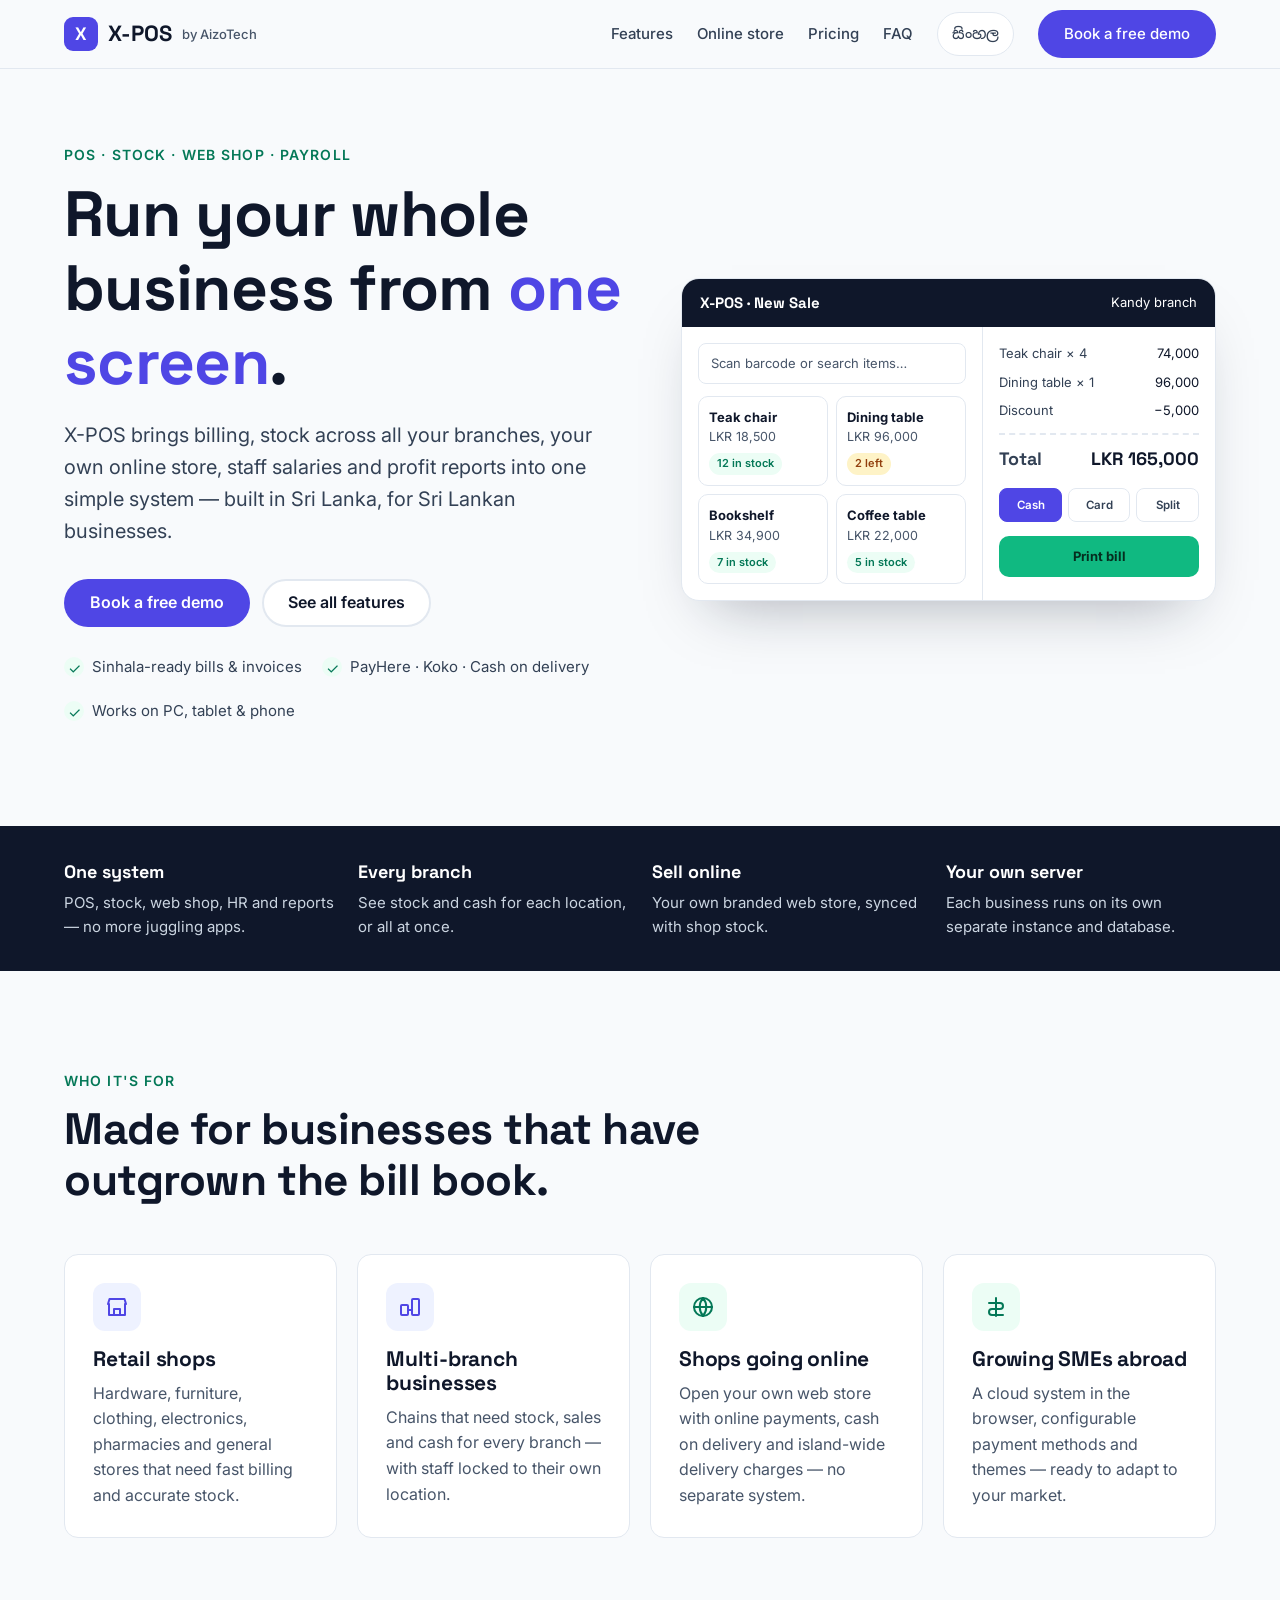
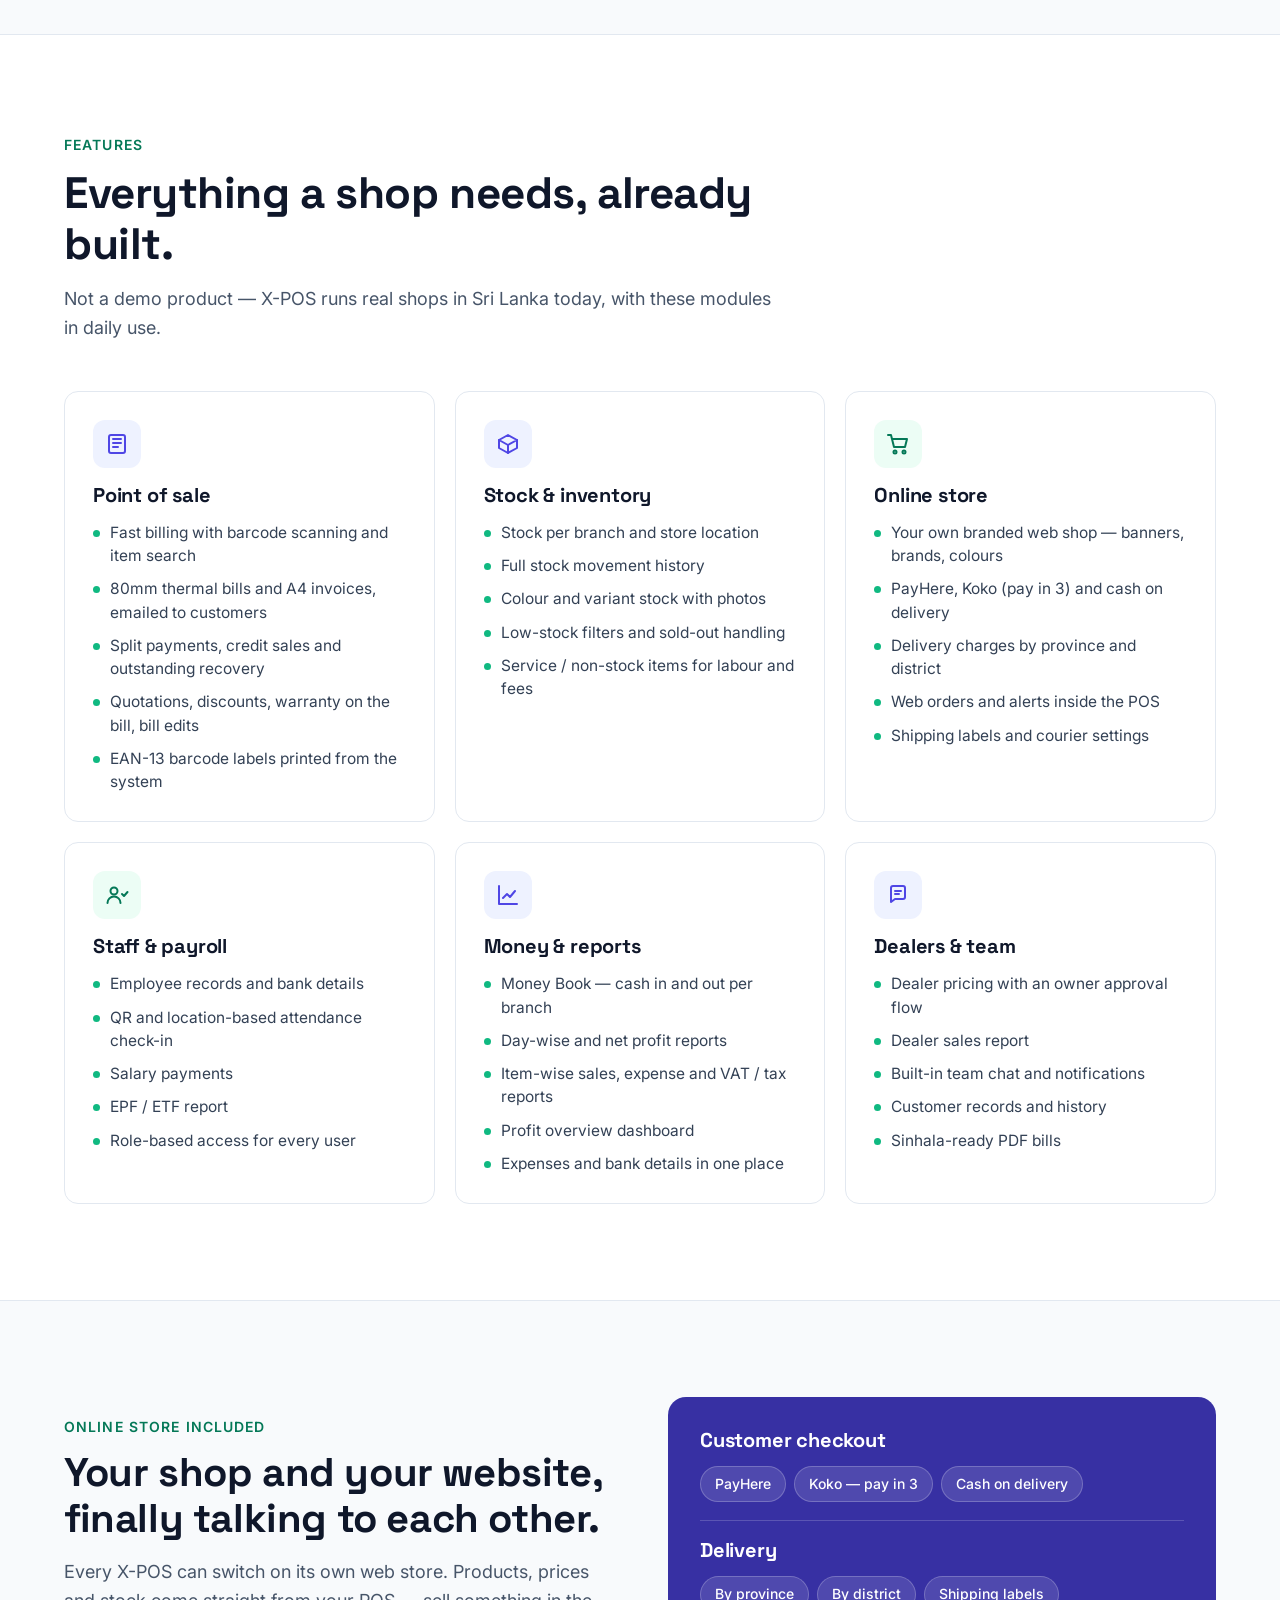
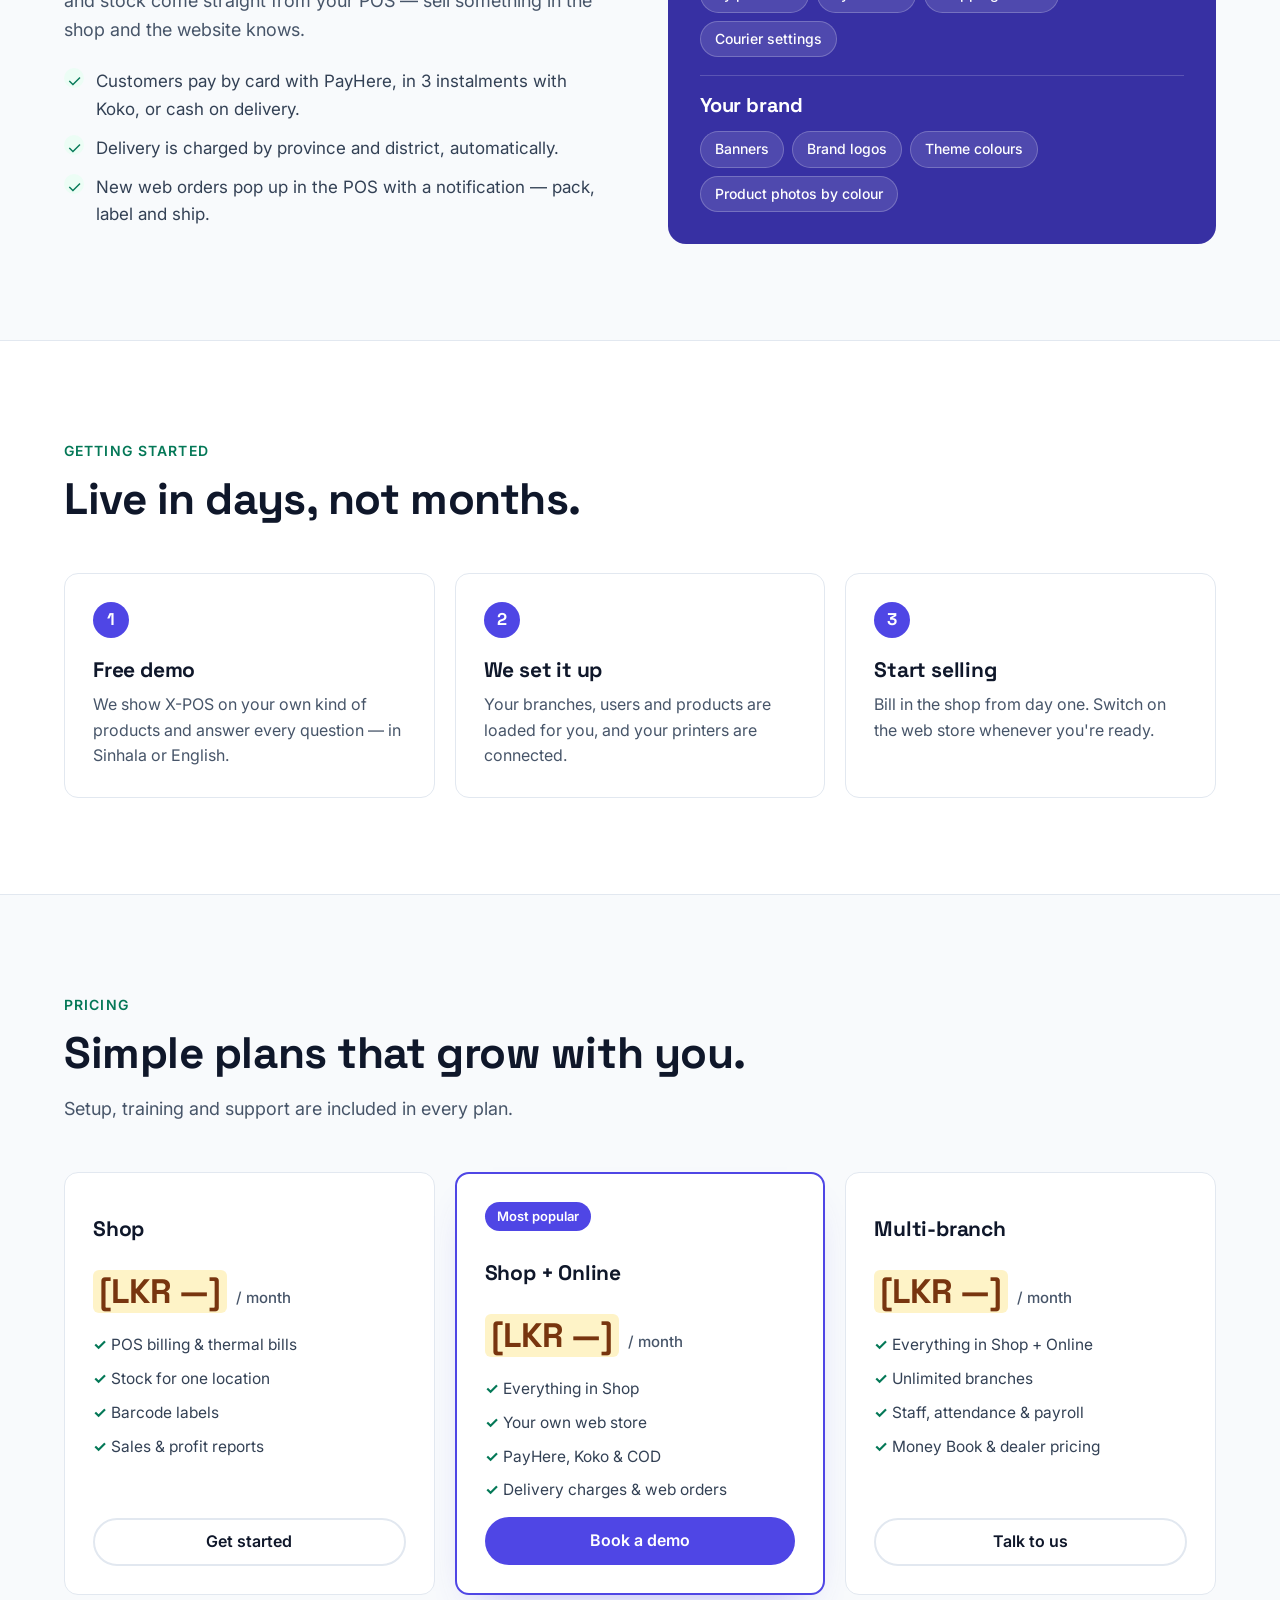
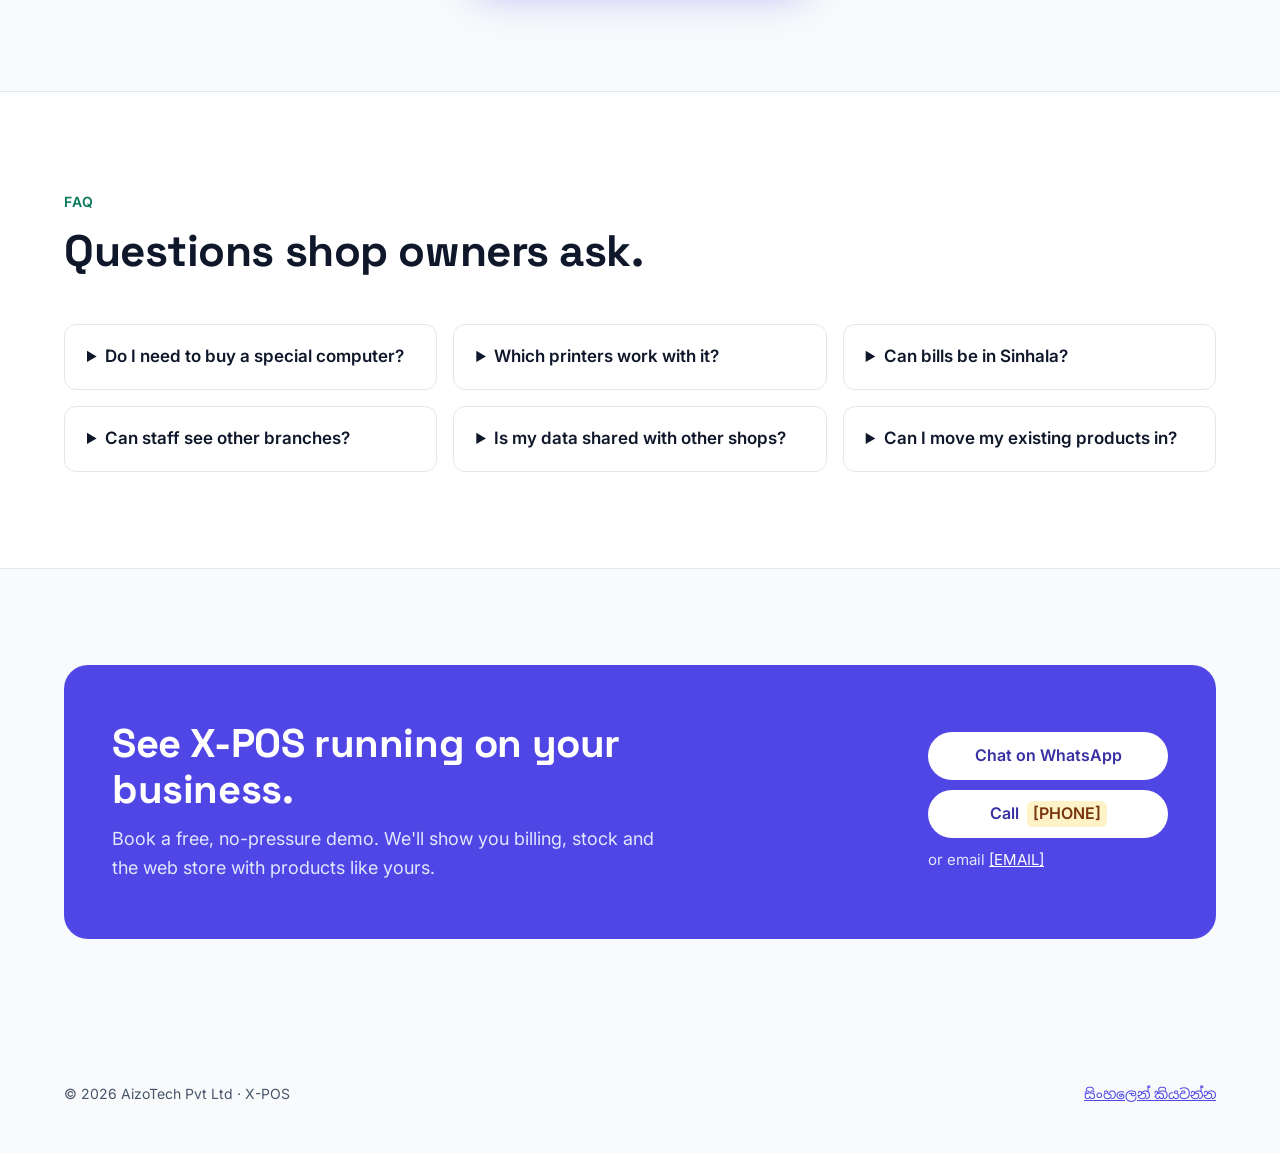
<file: site/index.html>
<!doctype html>
<html lang="en">
<head>
<meta charset="utf-8">
<meta name="viewport" content="width=device-width, initial-scale=1">
<title>X-POS — POS, stock, online store &amp; payroll for Sri Lankan businesses</title>
<meta name="description" content="X-POS by AizoTech: one system for billing, multi-branch stock, your own online store with PayHere, Koko and cash on delivery, staff attendance, salaries, EPF/ETF and profit reports.">
<meta property="og:title" content="X-POS — run your whole business from one screen">
<meta property="og:description" content="POS billing, multi-branch stock, your own web shop, payroll and reports. Built in Sri Lanka by AizoTech.">
<link rel="alternate" hreflang="si" href="si/">
<link rel="preconnect" href="https://fonts.googleapis.com">
<link rel="preconnect" href="https://fonts.gstatic.com" crossorigin>
<link href="https://fonts.googleapis.com/css2?family=Inter:wght@400;500;600;700&family=Space+Grotesk:wght@500;700&family=Noto+Sans+Sinhala:wght@400;600;700&display=swap" rel="stylesheet">
<link rel="stylesheet" href="assets/style.css">
</head>
<body>

<header class="nav">
  <div class="wrap">
    <a class="logo" href="#top" aria-label="X-POS home"><span class="logo-mark">X</span>X-POS <small>by AizoTech</small></a>
    <nav class="nav-links" aria-label="Main">
      <a class="hide-sm" href="#features">Features</a>
      <a class="hide-sm" href="#online-store">Online store</a>
      <a class="hide-sm" href="#pricing">Pricing</a>
      <a class="hide-sm" href="#faq">FAQ</a>
      <a class="lang" href="si/" hreflang="si" lang="si">සිංහල</a>
      <a class="btn btn--primary" href="#contact">Book a free demo</a>
    </nav>
  </div>
</header>

<main id="top">

<section class="hero">
  <div class="wrap">
    <div>
      <span class="eyebrow">POS · Stock · Web shop · Payroll</span>
      <h1>Run your whole business from <em>one screen</em>.</h1>
      <p class="hero-sub">X-POS brings billing, stock across all your branches, your own online store, staff salaries and profit reports into one simple system — built in Sri Lanka, for Sri Lankan businesses.</p>
      <div class="hero-ctas">
        <a class="btn btn--primary" href="#contact">Book a free demo</a>
        <a class="btn btn--ghost" href="#features">See all features</a>
      </div>
      <ul class="hero-points">
        <li><span class="tick" aria-hidden="true">✓</span>Sinhala-ready bills &amp; invoices</li>
        <li><span class="tick" aria-hidden="true">✓</span>PayHere · Koko · Cash on delivery</li>
        <li><span class="tick" aria-hidden="true">✓</span>Works on PC, tablet &amp; phone</li>
      </ul>
    </div>

    <div class="mock" role="img" aria-label="Illustration of the X-POS sales screen with items, a bill total and payment options">
      <div class="mock-bar"><b>X-POS · New Sale</b><span>Kandy branch</span></div>
      <div class="mock-body">
        <div class="mock-items">
          <div class="mock-search">Scan barcode or search items…</div>
          <div class="mock-grid">
            <div class="mock-tile"><b>Teak chair</b><span>LKR 18,500</span><br><i>12 in stock</i></div>
            <div class="mock-tile"><b>Dining table</b><span>LKR 96,000</span><br><i class="low">2 left</i></div>
            <div class="mock-tile"><b>Bookshelf</b><span>LKR 34,900</span><br><i>7 in stock</i></div>
            <div class="mock-tile"><b>Coffee table</b><span>LKR 22,000</span><br><i>5 in stock</i></div>
          </div>
        </div>
        <div class="mock-bill">
          <div class="mock-row"><span>Teak chair × 4</span><span>74,000</span></div>
          <div class="mock-row"><span>Dining table × 1</span><span>96,000</span></div>
          <div class="mock-row"><span>Discount</span><span>−5,000</span></div>
          <div class="mock-row mock-total"><span>Total</span><span>LKR 165,000</span></div>
          <div class="mock-pay"><span class="on">Cash</span><span>Card</span><span>Split</span></div>
          <div class="mock-cta">Print bill</div>
        </div>
      </div>
    </div>
  </div>
</section>

<section class="strip" aria-label="Highlights">
  <div class="wrap">
    <div><b>One system</b><p>POS, stock, web shop, HR and reports — no more juggling apps.</p></div>
    <div><b>Every branch</b><p>See stock and cash for each location, or all at once.</p></div>
    <div><b>Sell online</b><p>Your own branded web store, synced with shop stock.</p></div>
    <div><b>Your own server</b><p>Each business runs on its own separate instance and database.</p></div>
  </div>
</section>

<section class="section" id="who">
  <div class="wrap">
    <div class="section-head">
      <span class="eyebrow">Who it's for</span>
      <h2>Made for businesses that have outgrown the bill book.</h2>
    </div>
    <div class="grid-4">
      <article class="card">
        <div class="icon" aria-hidden="true"><svg width="24" height="24" viewBox="0 0 24 24" fill="none" stroke="currentColor" stroke-width="2" stroke-linecap="round" stroke-linejoin="round"><path d="M3 9l1.5-5h15L21 9"/><path d="M4 9v11h16V9"/><path d="M9 20v-6h6v6"/></svg></div>
        <h3>Retail shops</h3>
        <p>Hardware, furniture, clothing, electronics, pharmacies and general stores that need fast billing and accurate stock.</p>
      </article>
      <article class="card">
        <div class="icon" aria-hidden="true"><svg width="24" height="24" viewBox="0 0 24 24" fill="none" stroke="currentColor" stroke-width="2" stroke-linecap="round" stroke-linejoin="round"><rect x="3" y="10" width="7" height="10" rx="1"/><rect x="14" y="4" width="7" height="16" rx="1"/><path d="M10 15h4"/></svg></div>
        <h3>Multi-branch businesses</h3>
        <p>Chains that need stock, sales and cash for every branch — with staff locked to their own location.</p>
      </article>
      <article class="card">
        <div class="icon icon--green" aria-hidden="true"><svg width="24" height="24" viewBox="0 0 24 24" fill="none" stroke="currentColor" stroke-width="2" stroke-linecap="round" stroke-linejoin="round"><circle cx="12" cy="12" r="9"/><path d="M3 12h18M12 3a14 14 0 010 18M12 3a14 14 0 000 18"/></svg></div>
        <h3>Shops going online</h3>
        <p>Open your own web store with online payments, cash on delivery and island-wide delivery charges — no separate system.</p>
      </article>
      <article class="card">
        <div class="icon icon--green" aria-hidden="true"><svg width="24" height="24" viewBox="0 0 24 24" fill="none" stroke="currentColor" stroke-width="2" stroke-linecap="round" stroke-linejoin="round"><path d="M12 3v18M5 8h11a3 3 0 010 6H8a3 3 0 000 6h11"/></svg></div>
        <h3>Growing SMEs abroad</h3>
        <p>A cloud system in the browser, configurable payment methods and themes — ready to adapt to your market.</p>
      </article>
    </div>
  </div>
</section>

<section class="section features" id="features">
  <div class="wrap">
    <div class="section-head">
      <span class="eyebrow">Features</span>
      <h2>Everything a shop needs, already built.</h2>
      <p>Not a demo product — X-POS runs real shops in Sri Lanka today, with these modules in daily use.</p>
    </div>
    <div class="grid-3">
      <article class="card module">
        <div class="icon" aria-hidden="true"><svg width="24" height="24" viewBox="0 0 24 24" fill="none" stroke="currentColor" stroke-width="2" stroke-linecap="round" stroke-linejoin="round"><rect x="4" y="3" width="16" height="18" rx="2"/><path d="M8 7h8M8 11h8M8 15h5"/></svg></div>
        <h3>Point of sale</h3>
        <ul>
          <li>Fast billing with barcode scanning and item search</li>
          <li>80mm thermal bills and A4 invoices, emailed to customers</li>
          <li>Split payments, credit sales and outstanding recovery</li>
          <li>Quotations, discounts, warranty on the bill, bill edits</li>
          <li>EAN-13 barcode labels printed from the system</li>
        </ul>
      </article>
      <article class="card module">
        <div class="icon" aria-hidden="true"><svg width="24" height="24" viewBox="0 0 24 24" fill="none" stroke="currentColor" stroke-width="2" stroke-linecap="round" stroke-linejoin="round"><path d="M21 8l-9-5-9 5 9 5 9-5z"/><path d="M3 8v8l9 5 9-5V8"/><path d="M12 13v8"/></svg></div>
        <h3>Stock &amp; inventory</h3>
        <ul>
          <li>Stock per branch and store location</li>
          <li>Full stock movement history</li>
          <li>Colour and variant stock with photos</li>
          <li>Low-stock filters and sold-out handling</li>
          <li>Service / non-stock items for labour and fees</li>
        </ul>
      </article>
      <article class="card module">
        <div class="icon icon--green" aria-hidden="true"><svg width="24" height="24" viewBox="0 0 24 24" fill="none" stroke="currentColor" stroke-width="2" stroke-linecap="round" stroke-linejoin="round"><circle cx="9" cy="20" r="1.5"/><circle cx="18" cy="20" r="1.5"/><path d="M2 3h3l3 12h11l2-8H6.5"/></svg></div>
        <h3>Online store</h3>
        <ul>
          <li>Your own branded web shop — banners, brands, colours</li>
          <li>PayHere, Koko (pay in 3) and cash on delivery</li>
          <li>Delivery charges by province and district</li>
          <li>Web orders and alerts inside the POS</li>
          <li>Shipping labels and courier settings</li>
        </ul>
      </article>
      <article class="card module">
        <div class="icon icon--green" aria-hidden="true"><svg width="24" height="24" viewBox="0 0 24 24" fill="none" stroke="currentColor" stroke-width="2" stroke-linecap="round" stroke-linejoin="round"><circle cx="9" cy="8" r="3.5"/><path d="M2.5 20a6.5 6.5 0 0113 0"/><path d="M17 11l2 2 3.5-4"/></svg></div>
        <h3>Staff &amp; payroll</h3>
        <ul>
          <li>Employee records and bank details</li>
          <li>QR and location-based attendance check-in</li>
          <li>Salary payments</li>
          <li>EPF / ETF report</li>
          <li>Role-based access for every user</li>
        </ul>
      </article>
      <article class="card module">
        <div class="icon" aria-hidden="true"><svg width="24" height="24" viewBox="0 0 24 24" fill="none" stroke="currentColor" stroke-width="2" stroke-linecap="round" stroke-linejoin="round"><path d="M3 3v18h18"/><path d="M7 15l4-4 3 3 5-6"/></svg></div>
        <h3>Money &amp; reports</h3>
        <ul>
          <li>Money Book — cash in and out per branch</li>
          <li>Day-wise and net profit reports</li>
          <li>Item-wise sales, expense and VAT / tax reports</li>
          <li>Profit overview dashboard</li>
          <li>Expenses and bank details in one place</li>
        </ul>
      </article>
      <article class="card module">
        <div class="icon" aria-hidden="true"><svg width="24" height="24" viewBox="0 0 24 24" fill="none" stroke="currentColor" stroke-width="2" stroke-linecap="round" stroke-linejoin="round"><path d="M17 3H7a2 2 0 00-2 2v14l4-3h8a2 2 0 002-2V5a2 2 0 00-2-2z"/><path d="M9 8h6M9 11h4"/></svg></div>
        <h3>Dealers &amp; team</h3>
        <ul>
          <li>Dealer pricing with an owner approval flow</li>
          <li>Dealer sales report</li>
          <li>Built-in team chat and notifications</li>
          <li>Customer records and history</li>
          <li>Sinhala-ready PDF bills</li>
        </ul>
      </article>
    </div>
  </div>
</section>

<section class="section spotlight" id="online-store">
  <div class="wrap">
    <div>
      <span class="eyebrow">Online store included</span>
      <h2>Your shop and your website, finally talking to each other.</h2>
      <p class="lead">Every X-POS can switch on its own web store. Products, prices and stock come straight from your POS — sell something in the shop and the website knows.</p>
      <ul class="checks">
        <li><span class="tick" aria-hidden="true">✓</span>Customers pay by card with PayHere, in 3 instalments with Koko, or cash on delivery.</li>
        <li><span class="tick" aria-hidden="true">✓</span>Delivery is charged by province and district, automatically.</li>
        <li><span class="tick" aria-hidden="true">✓</span>New web orders pop up in the POS with a notification — pack, label and ship.</li>
      </ul>
    </div>
    <div class="panel" aria-label="Online store summary">
      <h3>Customer checkout</h3>
      <div class="chip-row"><span class="chip">PayHere</span><span class="chip">Koko — pay in 3</span><span class="chip">Cash on delivery</span></div>
      <hr>
      <h3>Delivery</h3>
      <div class="chip-row"><span class="chip">By province</span><span class="chip">By district</span><span class="chip">Shipping labels</span><span class="chip">Courier settings</span></div>
      <hr>
      <h3>Your brand</h3>
      <div class="chip-row"><span class="chip">Banners</span><span class="chip">Brand logos</span><span class="chip">Theme colours</span><span class="chip">Product photos by colour</span></div>
    </div>
  </div>
</section>

<section class="section features">
  <div class="wrap">
    <div class="section-head">
      <span class="eyebrow">Getting started</span>
      <h2>Live in days, not months.</h2>
    </div>
    <div class="grid-3 steps">
      <article class="card step"><h3>Free demo</h3><p>We show X-POS on your own kind of products and answer every question — in Sinhala or English.</p></article>
      <article class="card step"><h3>We set it up</h3><p>Your branches, users and products are loaded for you, and your printers are connected.</p></article>
      <article class="card step"><h3>Start selling</h3><p>Bill in the shop from day one. Switch on the web store whenever you're ready.</p></article>
    </div>
  </div>
</section>

<section class="section" id="pricing">
  <div class="wrap">
    <div class="section-head">
      <span class="eyebrow">Pricing</span>
      <h2>Simple plans that grow with you.</h2>
      <p>Setup, training and support are included in every plan.</p>
    </div>
    <div class="grid-3">
      <article class="card price">
        <h3>Shop</h3>
        <div class="amount"><span class="placeholder">[LKR —]</span> <small>/ month</small></div>
        <ul>
          <li>POS billing &amp; thermal bills</li>
          <li>Stock for one location</li>
          <li>Barcode labels</li>
          <li>Sales &amp; profit reports</li>
        </ul>
        <a class="btn btn--ghost" href="#contact">Get started</a>
      </article>
      <article class="card price price--featured">
        <span class="tag">Most popular</span>
        <h3>Shop + Online</h3>
        <div class="amount"><span class="placeholder">[LKR —]</span> <small>/ month</small></div>
        <ul>
          <li>Everything in Shop</li>
          <li>Your own web store</li>
          <li>PayHere, Koko &amp; COD</li>
          <li>Delivery charges &amp; web orders</li>
        </ul>
        <a class="btn btn--primary" href="#contact">Book a demo</a>
      </article>
      <article class="card price">
        <h3>Multi-branch</h3>
        <div class="amount"><span class="placeholder">[LKR —]</span> <small>/ month</small></div>
        <ul>
          <li>Everything in Shop + Online</li>
          <li>Unlimited branches</li>
          <li>Staff, attendance &amp; payroll</li>
          <li>Money Book &amp; dealer pricing</li>
        </ul>
        <a class="btn btn--ghost" href="#contact">Talk to us</a>
      </article>
    </div>
  </div>
</section>

<section class="section features" id="faq">
  <div class="wrap">
    <div class="section-head">
      <span class="eyebrow">FAQ</span>
      <h2>Questions shop owners ask.</h2>
    </div>
    <div class="faq">
      <details><summary>Do I need to buy a special computer?</summary><p>No. X-POS runs in a web browser, so it works on the PC, laptop, tablet or phone you already have.</p></details>
      <details><summary>Which printers work with it?</summary><p>80mm thermal receipt printers for bills, normal printers for A4 invoices, and barcode label printers for EAN-13 labels.</p></details>
      <details><summary>Can bills be in Sinhala?</summary><p>Yes. X-POS generates PDF bills and invoices that print Sinhala text correctly.</p></details>
      <details><summary>Can staff see other branches?</summary><p>Only if you allow it. Every user gets a role, and branch users can be limited to their own branch.</p></details>
      <details><summary>Is my data shared with other shops?</summary><p>No. Each business runs on its own separate instance with its own database.</p></details>
      <details><summary>Can I move my existing products in?</summary><p>Yes. Send us your product list and we'll import it during setup.</p></details>
    </div>
  </div>
</section>

<section class="section" id="contact">
  <div class="wrap">
    <div class="cta-band">
      <div>
        <h2>See X-POS running on your business.</h2>
        <p>Book a free, no-pressure demo. We'll show you billing, stock and the web store with products like yours.</p>
      </div>
      <div class="cta-actions">
        <a class="btn btn--light" href="https://wa.me/[WHATSAPP_NUMBER]">Chat on WhatsApp</a>
        <a class="btn btn--light" href="tel:[PHONE]">Call <span class="placeholder">[PHONE]</span></a>
        <span class="contact">or email <a href="mailto:[EMAIL]">[EMAIL]</a></span>
      </div>
    </div>
  </div>
</section>

</main>

<footer>
  <div class="wrap">
    <span>© 2026 AizoTech Pvt Ltd · X-POS</span>
    <span><a href="si/" hreflang="si" lang="si">සිංහලෙන් කියවන්න</a></span>
  </div>
</footer>

</body>
</html>
</file>
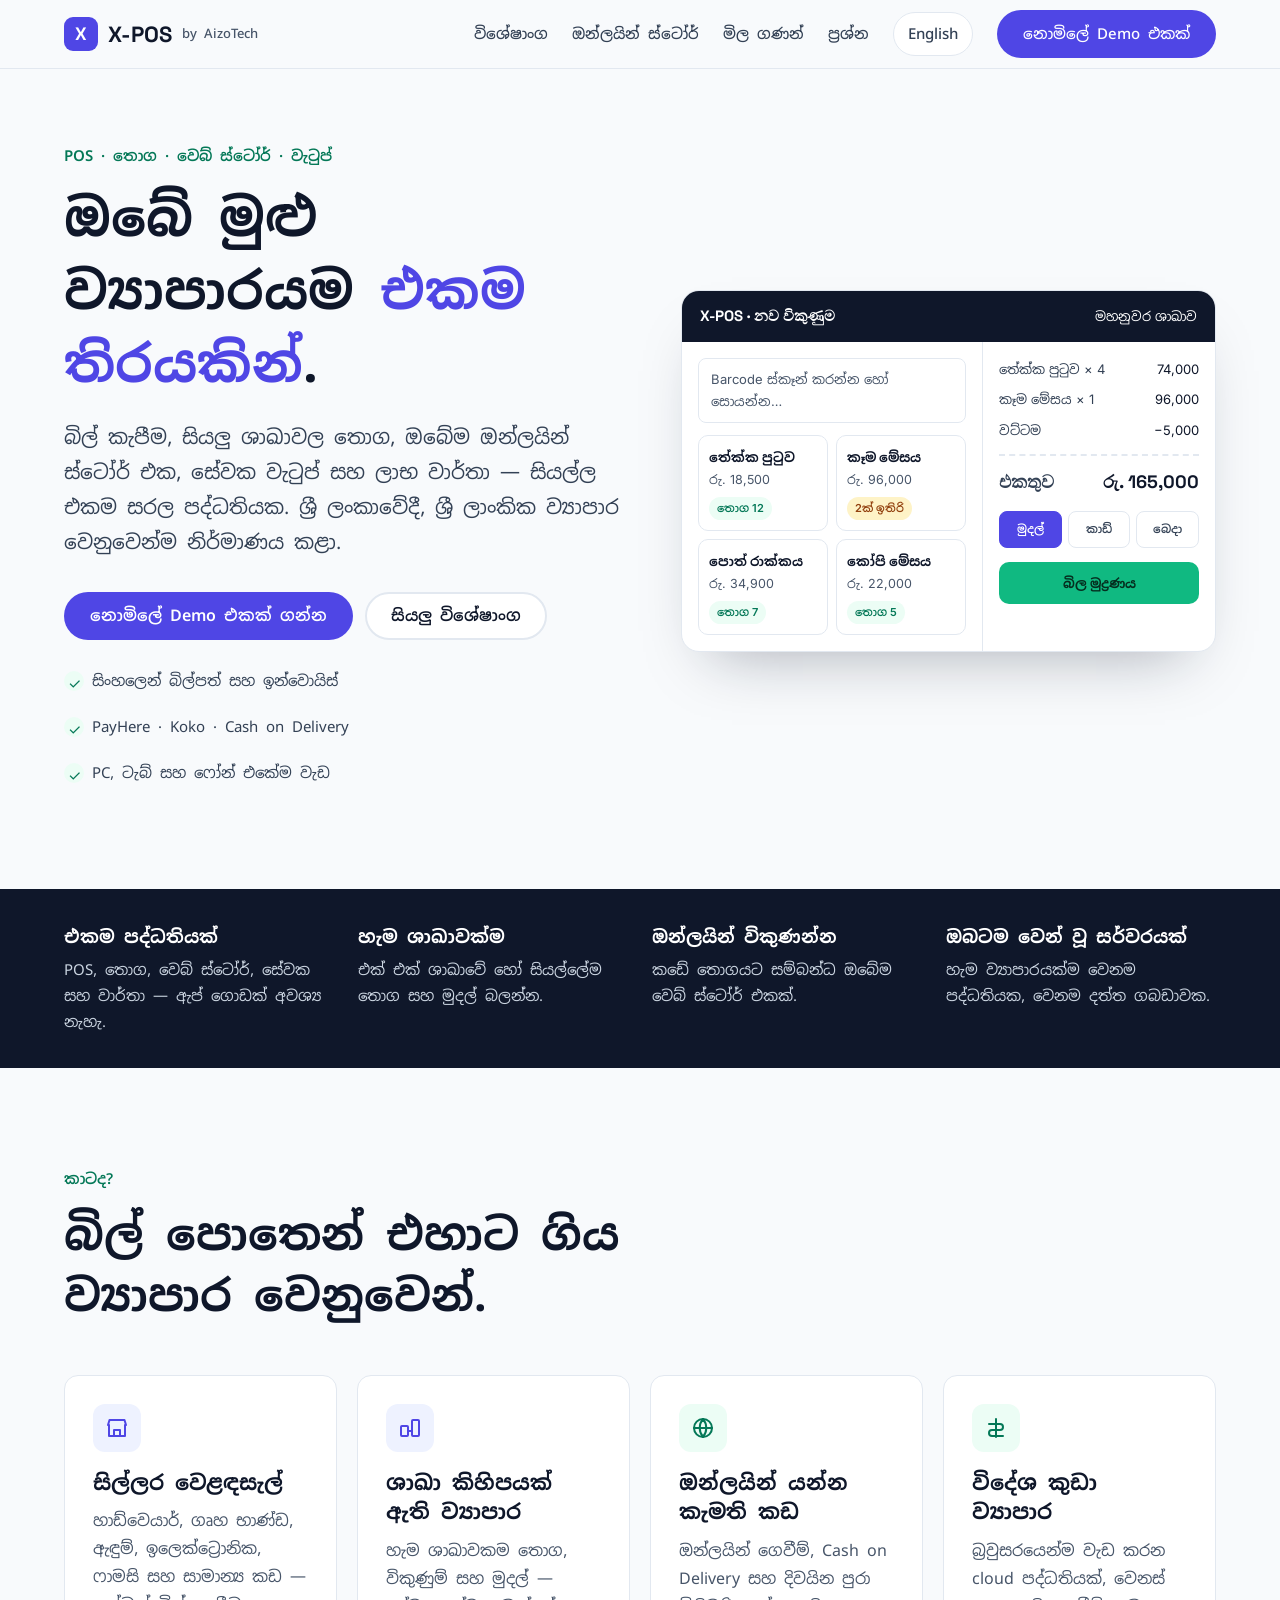
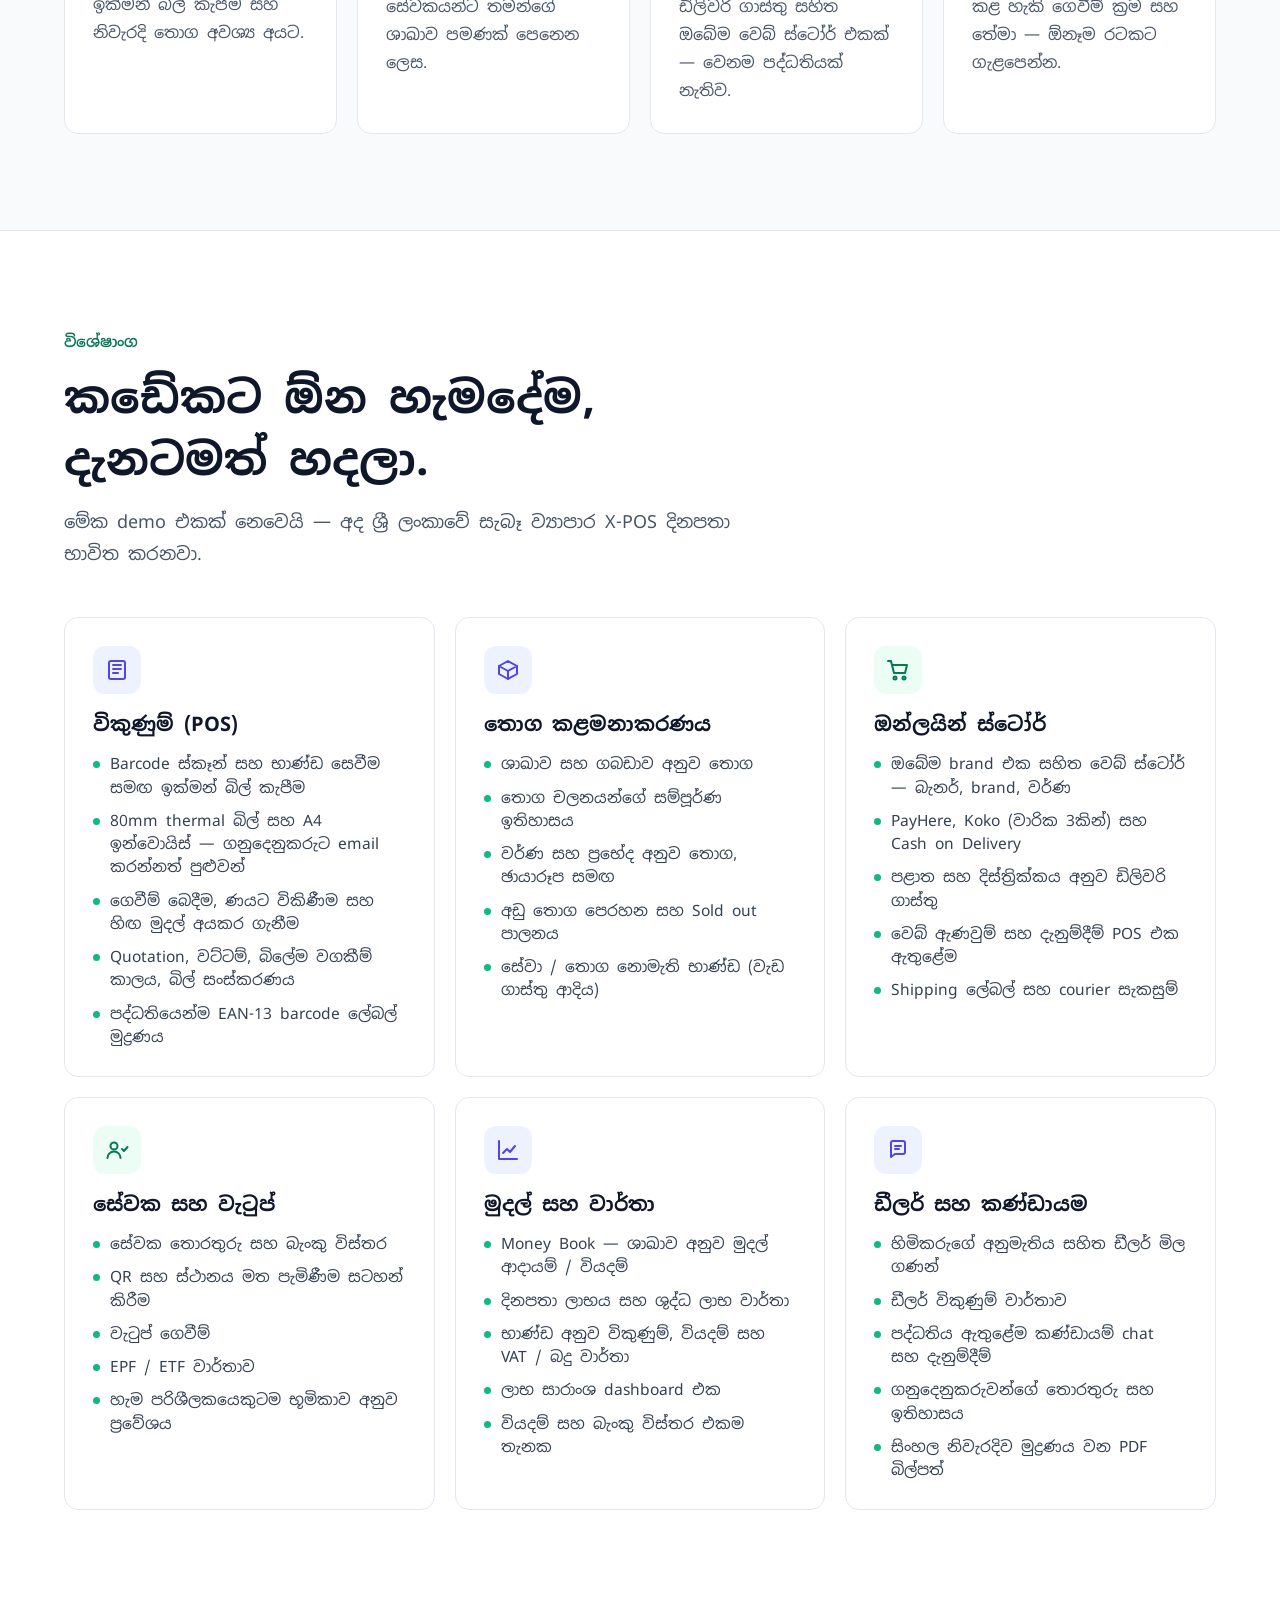
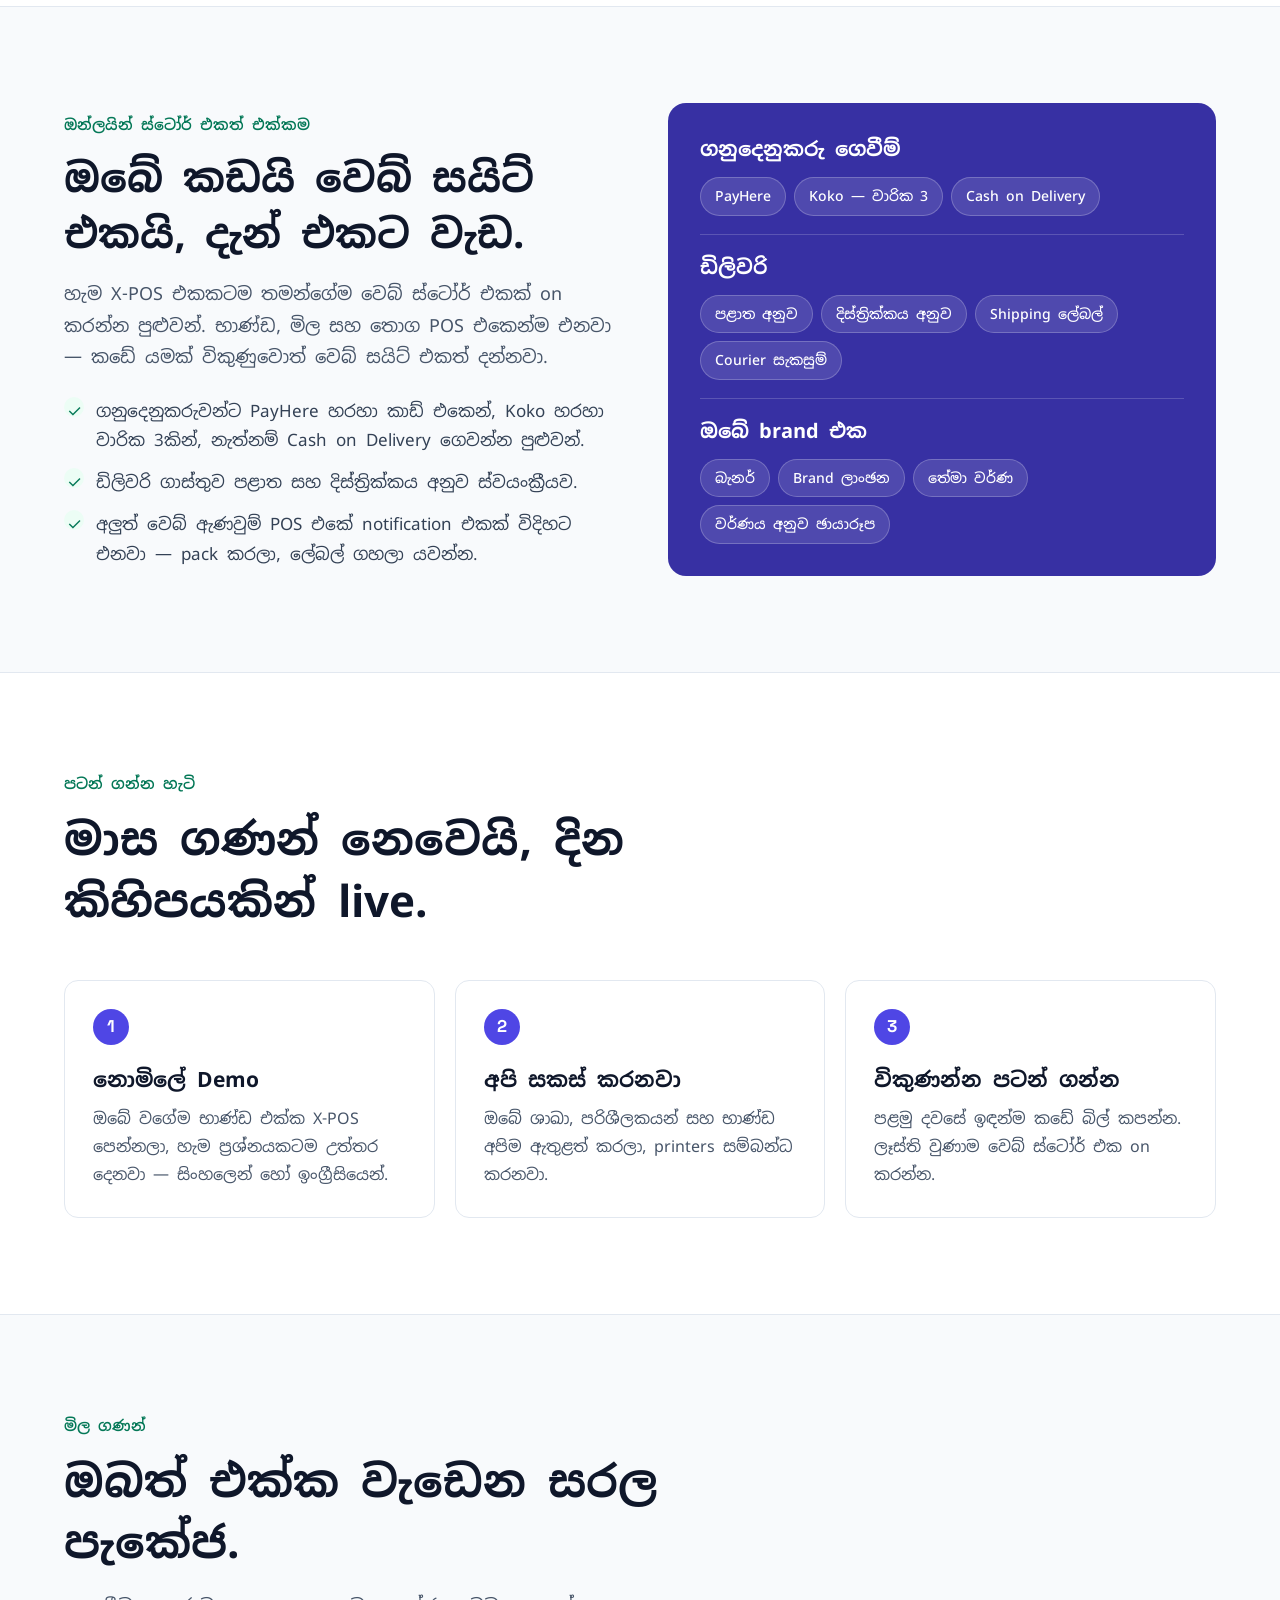
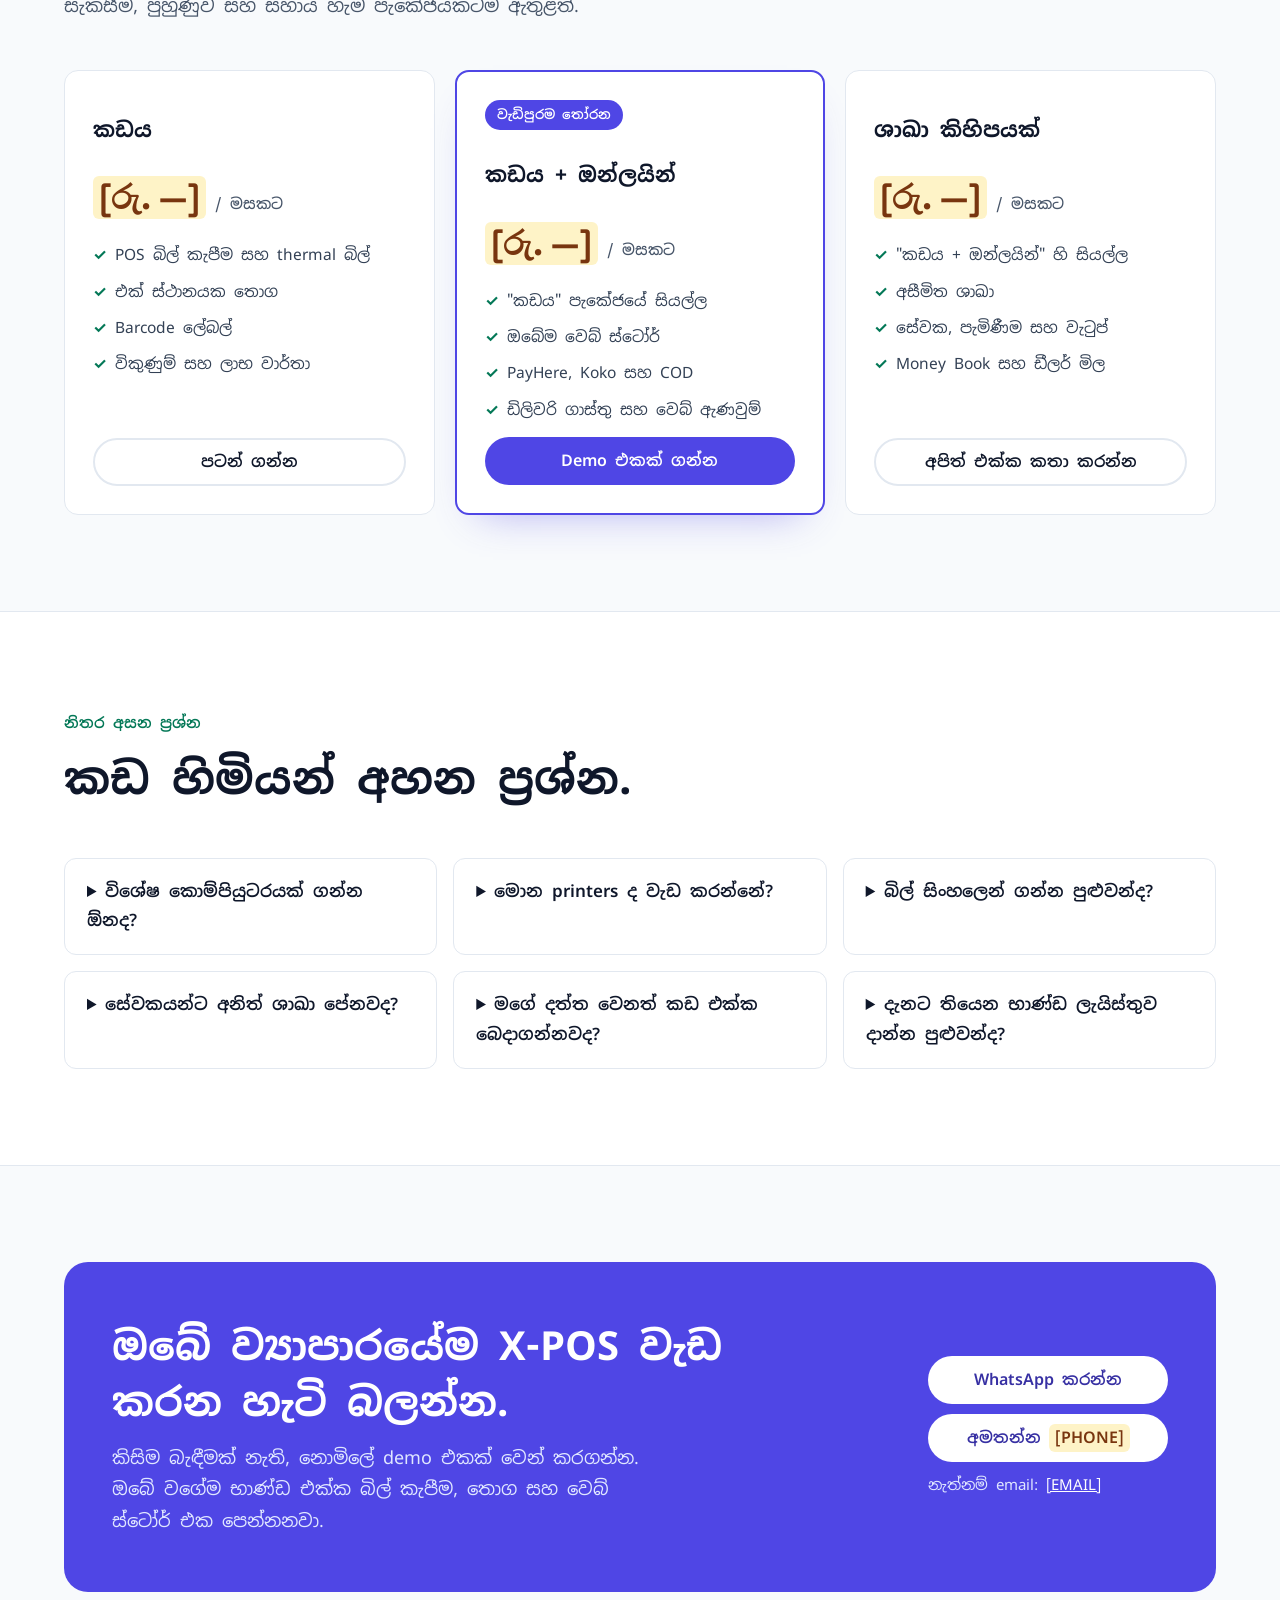
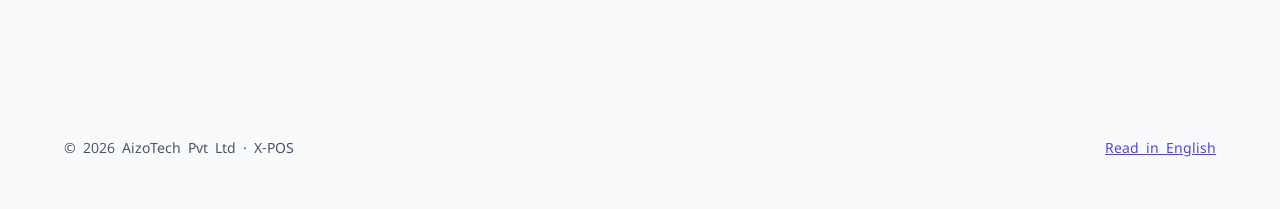
<file: site/si/index.html>
<!doctype html>
<html lang="si">
<head>
<meta charset="utf-8">
<meta name="viewport" content="width=device-width, initial-scale=1">
<title>X-POS — ශ්‍රී ලාංකික ව්‍යාපාර සඳහා POS, තොග, ඔන්ලයින් ස්ටෝර් සහ වැටුප්</title>
<meta name="description" content="AizoTech හි X-POS: බිල්පත්, ශාඛා කිහිපයක තොග, PayHere, Koko සහ Cash on Delivery සහිත ඔබේම ඔන්ලයින් ස්ටෝර්, සේවක පැමිණීම, වැටුප්, EPF/ETF සහ ලාභ වාර්තා — එකම පද්ධතියකින්.">
<meta property="og:title" content="X-POS — ඔබේ මුළු ව්‍යාපාරයම එකම තිරයකින්">
<meta property="og:description" content="POS බිල්පත්, ශාඛා තොග, ඔබේම වෙබ් ස්ටෝර්, වැටුප් සහ වාර්තා. ශ්‍රී ලංකාවේදී AizoTech විසින් නිර්මාණය කළා.">
<link rel="alternate" hreflang="en" href="../">
<link rel="preconnect" href="https://fonts.googleapis.com">
<link rel="preconnect" href="https://fonts.gstatic.com" crossorigin>
<link href="https://fonts.googleapis.com/css2?family=Inter:wght@400;500;600;700&family=Space+Grotesk:wght@500;700&family=Noto+Sans+Sinhala:wght@400;600;700&display=swap" rel="stylesheet">
<link rel="stylesheet" href="../assets/style.css">
</head>
<body>

<header class="nav">
  <div class="wrap">
    <a class="logo" href="#top" aria-label="X-POS මුල් පිටුව"><span class="logo-mark">X</span>X-POS <small>by AizoTech</small></a>
    <nav class="nav-links" aria-label="ප්‍රධාන">
      <a class="hide-sm" href="#features">විශේෂාංග</a>
      <a class="hide-sm" href="#online-store">ඔන්ලයින් ස්ටෝර්</a>
      <a class="hide-sm" href="#pricing">මිල ගණන්</a>
      <a class="hide-sm" href="#faq">ප්‍රශ්න</a>
      <a class="lang" href="../" hreflang="en" lang="en">English</a>
      <a class="btn btn--primary" href="#contact">නොමිලේ Demo එකක්</a>
    </nav>
  </div>
</header>

<main id="top">

<section class="hero">
  <div class="wrap">
    <div>
      <span class="eyebrow">POS · තොග · වෙබ් ස්ටෝර් · වැටුප්</span>
      <h1>ඔබේ මුළු ව්‍යාපාරයම <em>එකම තිරයකින්</em>.</h1>
      <p class="hero-sub">බිල් කැපීම, සියලු ශාඛාවල තොග, ඔබේම ඔන්ලයින් ස්ටෝර් එක, සේවක වැටුප් සහ ලාභ වාර්තා — සියල්ල එකම සරල පද්ධතියක. ශ්‍රී ලංකාවේදී, ශ්‍රී ලාංකික ව්‍යාපාර වෙනුවෙන්ම නිර්මාණය කළා.</p>
      <div class="hero-ctas">
        <a class="btn btn--primary" href="#contact">නොමිලේ Demo එකක් ගන්න</a>
        <a class="btn btn--ghost" href="#features">සියලු විශේෂාංග</a>
      </div>
      <ul class="hero-points">
        <li><span class="tick" aria-hidden="true">✓</span>සිංහලෙන් බිල්පත් සහ ඉන්වොයිස්</li>
        <li><span class="tick" aria-hidden="true">✓</span>PayHere · Koko · Cash on Delivery</li>
        <li><span class="tick" aria-hidden="true">✓</span>PC, ටැබ් සහ ෆෝන් එකේම වැඩ</li>
      </ul>
    </div>

    <div class="mock" role="img" aria-label="X-POS විකුණුම් තිරයේ නිදර්ශනයක් — භාණ්ඩ, බිල් එකතුව සහ ගෙවීම් ක්‍රම">
      <div class="mock-bar"><b>X-POS · නව විකුණුම</b><span>මහනුවර ශාඛාව</span></div>
      <div class="mock-body">
        <div class="mock-items">
          <div class="mock-search">Barcode ස්කෑන් කරන්න හෝ සොයන්න…</div>
          <div class="mock-grid">
            <div class="mock-tile"><b>තේක්ක පුටුව</b><span>රු. 18,500</span><br><i>තොග 12</i></div>
            <div class="mock-tile"><b>කෑම මේසය</b><span>රු. 96,000</span><br><i class="low">2ක් ඉතිරි</i></div>
            <div class="mock-tile"><b>පොත් රාක්කය</b><span>රු. 34,900</span><br><i>තොග 7</i></div>
            <div class="mock-tile"><b>කෝපි මේසය</b><span>රු. 22,000</span><br><i>තොග 5</i></div>
          </div>
        </div>
        <div class="mock-bill">
          <div class="mock-row"><span>තේක්ක පුටුව × 4</span><span>74,000</span></div>
          <div class="mock-row"><span>කෑම මේසය × 1</span><span>96,000</span></div>
          <div class="mock-row"><span>වට්ටම</span><span>−5,000</span></div>
          <div class="mock-row mock-total"><span>එකතුව</span><span>රු. 165,000</span></div>
          <div class="mock-pay"><span class="on">මුදල්</span><span>කාඩ්</span><span>බෙදා</span></div>
          <div class="mock-cta">බිල මුද්‍රණය</div>
        </div>
      </div>
    </div>
  </div>
</section>

<section class="strip" aria-label="ප්‍රධාන වාසි">
  <div class="wrap">
    <div><b>එකම පද්ධතියක්</b><p>POS, තොග, වෙබ් ස්ටෝර්, සේවක සහ වාර්තා — ඇප් ගොඩක් අවශ්‍ය නැහැ.</p></div>
    <div><b>හැම ශාඛාවක්ම</b><p>එක් එක් ශාඛාවේ හෝ සියල්ලේම තොග සහ මුදල් බලන්න.</p></div>
    <div><b>ඔන්ලයින් විකුණන්න</b><p>කඩේ තොගයට සම්බන්ධ ඔබේම වෙබ් ස්ටෝර් එකක්.</p></div>
    <div><b>ඔබටම වෙන් වූ සර්වරයක්</b><p>හැම ව්‍යාපාරයක්ම වෙනම පද්ධතියක, වෙනම දත්ත ගබඩාවක.</p></div>
  </div>
</section>

<section class="section" id="who">
  <div class="wrap">
    <div class="section-head">
      <span class="eyebrow">කාටද?</span>
      <h2>බිල් පොතෙන් එහාට ගිය ව්‍යාපාර වෙනුවෙන්.</h2>
    </div>
    <div class="grid-4">
      <article class="card">
        <div class="icon" aria-hidden="true"><svg width="24" height="24" viewBox="0 0 24 24" fill="none" stroke="currentColor" stroke-width="2" stroke-linecap="round" stroke-linejoin="round"><path d="M3 9l1.5-5h15L21 9"/><path d="M4 9v11h16V9"/><path d="M9 20v-6h6v6"/></svg></div>
        <h3>සිල්ලර වෙළඳසැල්</h3>
        <p>හාඩ්වෙයාර්, ගෘහ භාණ්ඩ, ඇඳුම්, ඉලෙක්ට්‍රොනික, ෆාමසි සහ සාමාන්‍ය කඩ — ඉක්මන් බිල් කැපීම සහ නිවැරදි තොග අවශ්‍ය අයට.</p>
      </article>
      <article class="card">
        <div class="icon" aria-hidden="true"><svg width="24" height="24" viewBox="0 0 24 24" fill="none" stroke="currentColor" stroke-width="2" stroke-linecap="round" stroke-linejoin="round"><rect x="3" y="10" width="7" height="10" rx="1"/><rect x="14" y="4" width="7" height="16" rx="1"/><path d="M10 15h4"/></svg></div>
        <h3>ශාඛා කිහිපයක් ඇති ව්‍යාපාර</h3>
        <p>හැම ශාඛාවකම තොග, විකුණුම් සහ මුදල් — සේවකයන්ට තමන්ගේ ශාඛාව පමණක් පෙනෙන ලෙස.</p>
      </article>
      <article class="card">
        <div class="icon icon--green" aria-hidden="true"><svg width="24" height="24" viewBox="0 0 24 24" fill="none" stroke="currentColor" stroke-width="2" stroke-linecap="round" stroke-linejoin="round"><circle cx="12" cy="12" r="9"/><path d="M3 12h18M12 3a14 14 0 010 18M12 3a14 14 0 000 18"/></svg></div>
        <h3>ඔන්ලයින් යන්න කැමති කඩ</h3>
        <p>ඔන්ලයින් ගෙවීම්, Cash on Delivery සහ දිවයින පුරා ඩිලිවරි ගාස්තු සහිත ඔබේම වෙබ් ස්ටෝර් එකක් — වෙනම පද්ධතියක් නැතිව.</p>
      </article>
      <article class="card">
        <div class="icon icon--green" aria-hidden="true"><svg width="24" height="24" viewBox="0 0 24 24" fill="none" stroke="currentColor" stroke-width="2" stroke-linecap="round" stroke-linejoin="round"><path d="M12 3v18M5 8h11a3 3 0 010 6H8a3 3 0 000 6h11"/></svg></div>
        <h3>විදේශ කුඩා ව්‍යාපාර</h3>
        <p>බ්‍රවුසරයෙන්ම වැඩ කරන cloud පද්ධතියක්, වෙනස් කළ හැකි ගෙවීම් ක්‍රම සහ තේමා — ඕනෑම රටකට ගැළපෙන්න.</p>
      </article>
    </div>
  </div>
</section>

<section class="section features" id="features">
  <div class="wrap">
    <div class="section-head">
      <span class="eyebrow">විශේෂාංග</span>
      <h2>කඩේකට ඕන හැමදේම, දැනටමත් හදලා.</h2>
      <p>මේක demo එකක් නෙවෙයි — අද ශ්‍රී ලංකාවේ සැබෑ ව්‍යාපාර X-POS දිනපතා භාවිත කරනවා.</p>
    </div>
    <div class="grid-3">
      <article class="card module">
        <div class="icon" aria-hidden="true"><svg width="24" height="24" viewBox="0 0 24 24" fill="none" stroke="currentColor" stroke-width="2" stroke-linecap="round" stroke-linejoin="round"><rect x="4" y="3" width="16" height="18" rx="2"/><path d="M8 7h8M8 11h8M8 15h5"/></svg></div>
        <h3>විකුණුම් (POS)</h3>
        <ul>
          <li>Barcode ස්කෑන් සහ භාණ්ඩ සෙවීම සමඟ ඉක්මන් බිල් කැපීම</li>
          <li>80mm thermal බිල් සහ A4 ඉන්වොයිස් — ගනුදෙනුකරුට email කරන්නත් පුළුවන්</li>
          <li>ගෙවීම් බෙදීම, ණයට විකිණීම සහ හිඟ මුදල් අයකර ගැනීම</li>
          <li>Quotation, වට්ටම්, බිලේම වගකීම් කාලය, බිල් සංස්කරණය</li>
          <li>පද්ධතියෙන්ම EAN-13 barcode ලේබල් මුද්‍රණය</li>
        </ul>
      </article>
      <article class="card module">
        <div class="icon" aria-hidden="true"><svg width="24" height="24" viewBox="0 0 24 24" fill="none" stroke="currentColor" stroke-width="2" stroke-linecap="round" stroke-linejoin="round"><path d="M21 8l-9-5-9 5 9 5 9-5z"/><path d="M3 8v8l9 5 9-5V8"/><path d="M12 13v8"/></svg></div>
        <h3>තොග කළමනාකරණය</h3>
        <ul>
          <li>ශාඛාව සහ ගබඩාව අනුව තොග</li>
          <li>තොග චලනයන්ගේ සම්පූර්ණ ඉතිහාසය</li>
          <li>වර්ණ සහ ප්‍රභේද අනුව තොග, ඡායාරූප සමඟ</li>
          <li>අඩු තොග පෙරහන සහ Sold out පාලනය</li>
          <li>සේවා / තොග නොමැති භාණ්ඩ (වැඩ ගාස්තු ආදිය)</li>
        </ul>
      </article>
      <article class="card module">
        <div class="icon icon--green" aria-hidden="true"><svg width="24" height="24" viewBox="0 0 24 24" fill="none" stroke="currentColor" stroke-width="2" stroke-linecap="round" stroke-linejoin="round"><circle cx="9" cy="20" r="1.5"/><circle cx="18" cy="20" r="1.5"/><path d="M2 3h3l3 12h11l2-8H6.5"/></svg></div>
        <h3>ඔන්ලයින් ස්ටෝර්</h3>
        <ul>
          <li>ඔබේම brand එක සහිත වෙබ් ස්ටෝර් — බැනර්, brand, වර්ණ</li>
          <li>PayHere, Koko (වාරික 3කින්) සහ Cash on Delivery</li>
          <li>පළාත සහ දිස්ත්‍රික්කය අනුව ඩිලිවරි ගාස්තු</li>
          <li>වෙබ් ඇණවුම් සහ දැනුම්දීම් POS එක ඇතුළේම</li>
          <li>Shipping ලේබල් සහ courier සැකසුම්</li>
        </ul>
      </article>
      <article class="card module">
        <div class="icon icon--green" aria-hidden="true"><svg width="24" height="24" viewBox="0 0 24 24" fill="none" stroke="currentColor" stroke-width="2" stroke-linecap="round" stroke-linejoin="round"><circle cx="9" cy="8" r="3.5"/><path d="M2.5 20a6.5 6.5 0 0113 0"/><path d="M17 11l2 2 3.5-4"/></svg></div>
        <h3>සේවක සහ වැටුප්</h3>
        <ul>
          <li>සේවක තොරතුරු සහ බැංකු විස්තර</li>
          <li>QR සහ ස්ථානය මත පැමිණීම සටහන් කිරීම</li>
          <li>වැටුප් ගෙවීම්</li>
          <li>EPF / ETF වාර්තාව</li>
          <li>හැම පරිශීලකයෙකුටම භූමිකාව අනුව ප්‍රවේශය</li>
        </ul>
      </article>
      <article class="card module">
        <div class="icon" aria-hidden="true"><svg width="24" height="24" viewBox="0 0 24 24" fill="none" stroke="currentColor" stroke-width="2" stroke-linecap="round" stroke-linejoin="round"><path d="M3 3v18h18"/><path d="M7 15l4-4 3 3 5-6"/></svg></div>
        <h3>මුදල් සහ වාර්තා</h3>
        <ul>
          <li>Money Book — ශාඛාව අනුව මුදල් ආදායම් / වියදම්</li>
          <li>දිනපතා ලාභය සහ ශුද්ධ ලාභ වාර්තා</li>
          <li>භාණ්ඩ අනුව විකුණුම්, වියදම් සහ VAT / බදු වාර්තා</li>
          <li>ලාභ සාරාංශ dashboard එක</li>
          <li>වියදම් සහ බැංකු විස්තර එකම තැනක</li>
        </ul>
      </article>
      <article class="card module">
        <div class="icon" aria-hidden="true"><svg width="24" height="24" viewBox="0 0 24 24" fill="none" stroke="currentColor" stroke-width="2" stroke-linecap="round" stroke-linejoin="round"><path d="M17 3H7a2 2 0 00-2 2v14l4-3h8a2 2 0 002-2V5a2 2 0 00-2-2z"/><path d="M9 8h6M9 11h4"/></svg></div>
        <h3>ඩීලර් සහ කණ්ඩායම</h3>
        <ul>
          <li>හිමිකරුගේ අනුමැතිය සහිත ඩීලර් මිල ගණන්</li>
          <li>ඩීලර් විකුණුම් වාර්තාව</li>
          <li>පද්ධතිය ඇතුළේම කණ්ඩායම් chat සහ දැනුම්දීම්</li>
          <li>ගනුදෙනුකරුවන්ගේ තොරතුරු සහ ඉතිහාසය</li>
          <li>සිංහල නිවැරදිව මුද්‍රණය වන PDF බිල්පත්</li>
        </ul>
      </article>
    </div>
  </div>
</section>

<section class="section spotlight" id="online-store">
  <div class="wrap">
    <div>
      <span class="eyebrow">ඔන්ලයින් ස්ටෝර් එකත් එක්කම</span>
      <h2>ඔබේ කඩයි වෙබ් සයිට් එකයි, දැන් එකට වැඩ.</h2>
      <p class="lead">හැම X-POS එකකටම තමන්ගේම වෙබ් ස්ටෝර් එකක් on කරන්න පුළුවන්. භාණ්ඩ, මිල සහ තොග POS එකෙන්ම එනවා — කඩේ යමක් විකුණුවොත් වෙබ් සයිට් එකත් දන්නවා.</p>
      <ul class="checks">
        <li><span class="tick" aria-hidden="true">✓</span>ගනුදෙනුකරුවන්ට PayHere හරහා කාඩ් එකෙන්, Koko හරහා වාරික 3කින්, නැත්නම් Cash on Delivery ගෙවන්න පුළුවන්.</li>
        <li><span class="tick" aria-hidden="true">✓</span>ඩිලිවරි ගාස්තුව පළාත සහ දිස්ත්‍රික්කය අනුව ස්වයංක්‍රීයව.</li>
        <li><span class="tick" aria-hidden="true">✓</span>අලුත් වෙබ් ඇණවුම් POS එකේ notification එකක් විදිහට එනවා — pack කරලා, ලේබල් ගහලා යවන්න.</li>
      </ul>
    </div>
    <div class="panel" aria-label="ඔන්ලයින් ස්ටෝර් සාරාංශය">
      <h3>ගනුදෙනුකරු ගෙවීම්</h3>
      <div class="chip-row"><span class="chip">PayHere</span><span class="chip">Koko — වාරික 3</span><span class="chip">Cash on Delivery</span></div>
      <hr>
      <h3>ඩිලිවරි</h3>
      <div class="chip-row"><span class="chip">පළාත අනුව</span><span class="chip">දිස්ත්‍රික්කය අනුව</span><span class="chip">Shipping ලේබල්</span><span class="chip">Courier සැකසුම්</span></div>
      <hr>
      <h3>ඔබේ brand එක</h3>
      <div class="chip-row"><span class="chip">බැනර්</span><span class="chip">Brand ලාංඡන</span><span class="chip">තේමා වර්ණ</span><span class="chip">වර්ණය අනුව ඡායාරූප</span></div>
    </div>
  </div>
</section>

<section class="section features">
  <div class="wrap">
    <div class="section-head">
      <span class="eyebrow">පටන් ගන්න හැටි</span>
      <h2>මාස ගණන් නෙවෙයි, දින කිහිපයකින් live.</h2>
    </div>
    <div class="grid-3 steps">
      <article class="card step"><h3>නොමිලේ Demo</h3><p>ඔබේ වගේම භාණ්ඩ එක්ක X-POS පෙන්නලා, හැම ප්‍රශ්නයකටම උත්තර දෙනවා — සිංහලෙන් හෝ ඉංග්‍රීසියෙන්.</p></article>
      <article class="card step"><h3>අපි සකස් කරනවා</h3><p>ඔබේ ශාඛා, පරිශීලකයන් සහ භාණ්ඩ අපිම ඇතුළත් කරලා, printers සම්බන්ධ කරනවා.</p></article>
      <article class="card step"><h3>විකුණන්න පටන් ගන්න</h3><p>පළමු දවසේ ඉඳන්ම කඩේ බිල් කපන්න. ලෑස්ති වුණාම වෙබ් ස්ටෝර් එක on කරන්න.</p></article>
    </div>
  </div>
</section>

<section class="section" id="pricing">
  <div class="wrap">
    <div class="section-head">
      <span class="eyebrow">මිල ගණන්</span>
      <h2>ඔබත් එක්ක වැඩෙන සරල පැකේජ.</h2>
      <p>සැකසීම, පුහුණුව සහ සහාය හැම පැකේජයකටම ඇතුළත්.</p>
    </div>
    <div class="grid-3">
      <article class="card price">
        <h3>කඩය</h3>
        <div class="amount"><span class="placeholder">[රු. —]</span> <small>/ මසකට</small></div>
        <ul>
          <li>POS බිල් කැපීම සහ thermal බිල්</li>
          <li>එක් ස්ථානයක තොග</li>
          <li>Barcode ලේබල්</li>
          <li>විකුණුම් සහ ලාභ වාර්තා</li>
        </ul>
        <a class="btn btn--ghost" href="#contact">පටන් ගන්න</a>
      </article>
      <article class="card price price--featured">
        <span class="tag">වැඩිපුරම තෝරන</span>
        <h3>කඩය + ඔන්ලයින්</h3>
        <div class="amount"><span class="placeholder">[රු. —]</span> <small>/ මසකට</small></div>
        <ul>
          <li>"කඩය" පැකේජයේ සියල්ල</li>
          <li>ඔබේම වෙබ් ස්ටෝර්</li>
          <li>PayHere, Koko සහ COD</li>
          <li>ඩිලිවරි ගාස්තු සහ වෙබ් ඇණවුම්</li>
        </ul>
        <a class="btn btn--primary" href="#contact">Demo එකක් ගන්න</a>
      </article>
      <article class="card price">
        <h3>ශාඛා කිහිපයක්</h3>
        <div class="amount"><span class="placeholder">[රු. —]</span> <small>/ මසකට</small></div>
        <ul>
          <li>"කඩය + ඔන්ලයින්" හි සියල්ල</li>
          <li>අසීමිත ශාඛා</li>
          <li>සේවක, පැමිණීම සහ වැටුප්</li>
          <li>Money Book සහ ඩීලර් මිල</li>
        </ul>
        <a class="btn btn--ghost" href="#contact">අපිත් එක්ක කතා කරන්න</a>
      </article>
    </div>
  </div>
</section>

<section class="section features" id="faq">
  <div class="wrap">
    <div class="section-head">
      <span class="eyebrow">නිතර අසන ප්‍රශ්න</span>
      <h2>කඩ හිමියන් අහන ප්‍රශ්න.</h2>
    </div>
    <div class="faq">
      <details><summary>විශේෂ කොම්පියුටරයක් ගන්න ඕනද?</summary><p>නැහැ. X-POS වැඩ කරන්නේ web browser එකේ. ඔබ ළඟ දැනටමත් තියෙන PC, ලැප්ටොප්, ටැබ් හෝ ෆෝන් එකේම පාවිච්චි කරන්න පුළුවන්.</p></details>
      <details><summary>මොන printers ද වැඩ කරන්නේ?</summary><p>බිල් සඳහා 80mm thermal printers, A4 ඉන්වොයිස් සඳහා සාමාන්‍ය printers, සහ EAN-13 ලේබල් සඳහා barcode label printers.</p></details>
      <details><summary>බිල් සිංහලෙන් ගන්න පුළුවන්ද?</summary><p>ඔව්. X-POS හදන PDF බිල්පත් සහ ඉන්වොයිස්වල සිංහල අකුරු නිවැරදිව මුද්‍රණය වෙනවා.</p></details>
      <details><summary>සේවකයන්ට අනිත් ශාඛා පේනවද?</summary><p>ඔබ ඉඩ දුන්නොත් විතරයි. හැම පරිශීලකයෙකුටම භූමිකාවක් තියෙනවා, ශාඛා සේවකයන්ට තමන්ගේ ශාඛාව පමණක් පෙනෙන්න සීමා කරන්න පුළුවන්.</p></details>
      <details><summary>මගේ දත්ත වෙනත් කඩ එක්ක බෙදාගන්නවද?</summary><p>නැහැ. හැම ව්‍යාපාරයක්ම තමන්ගේම වෙනම පද්ධතියක, වෙනම දත්ත ගබඩාවක ධාවනය වෙනවා.</p></details>
      <details><summary>දැනට තියෙන භාණ්ඩ ලැයිස්තුව දාන්න පුළුවන්ද?</summary><p>ඔව්. ඔබේ භාණ්ඩ ලැයිස්තුව එවන්න, සැකසීමේදී අපිම ඒක ඇතුළත් කරනවා.</p></details>
    </div>
  </div>
</section>

<section class="section" id="contact">
  <div class="wrap">
    <div class="cta-band">
      <div>
        <h2>ඔබේ ව්‍යාපාරයේම X-POS වැඩ කරන හැටි බලන්න.</h2>
        <p>කිසිම බැඳීමක් නැති, නොමිලේ demo එකක් වෙන් කරගන්න. ඔබේ වගේම භාණ්ඩ එක්ක බිල් කැපීම, තොග සහ වෙබ් ස්ටෝර් එක පෙන්නනවා.</p>
      </div>
      <div class="cta-actions">
        <a class="btn btn--light" href="https://wa.me/[WHATSAPP_NUMBER]">WhatsApp කරන්න</a>
        <a class="btn btn--light" href="tel:[PHONE]">අමතන්න <span class="placeholder">[PHONE]</span></a>
        <span class="contact">නැත්නම් email: <a href="mailto:[EMAIL]">[EMAIL]</a></span>
      </div>
    </div>
  </div>
</section>

</main>

<footer>
  <div class="wrap">
    <span>© 2026 AizoTech Pvt Ltd · X-POS</span>
    <span><a href="../" hreflang="en" lang="en">Read in English</a></span>
  </div>
</footer>

</body>
</html>
</file>
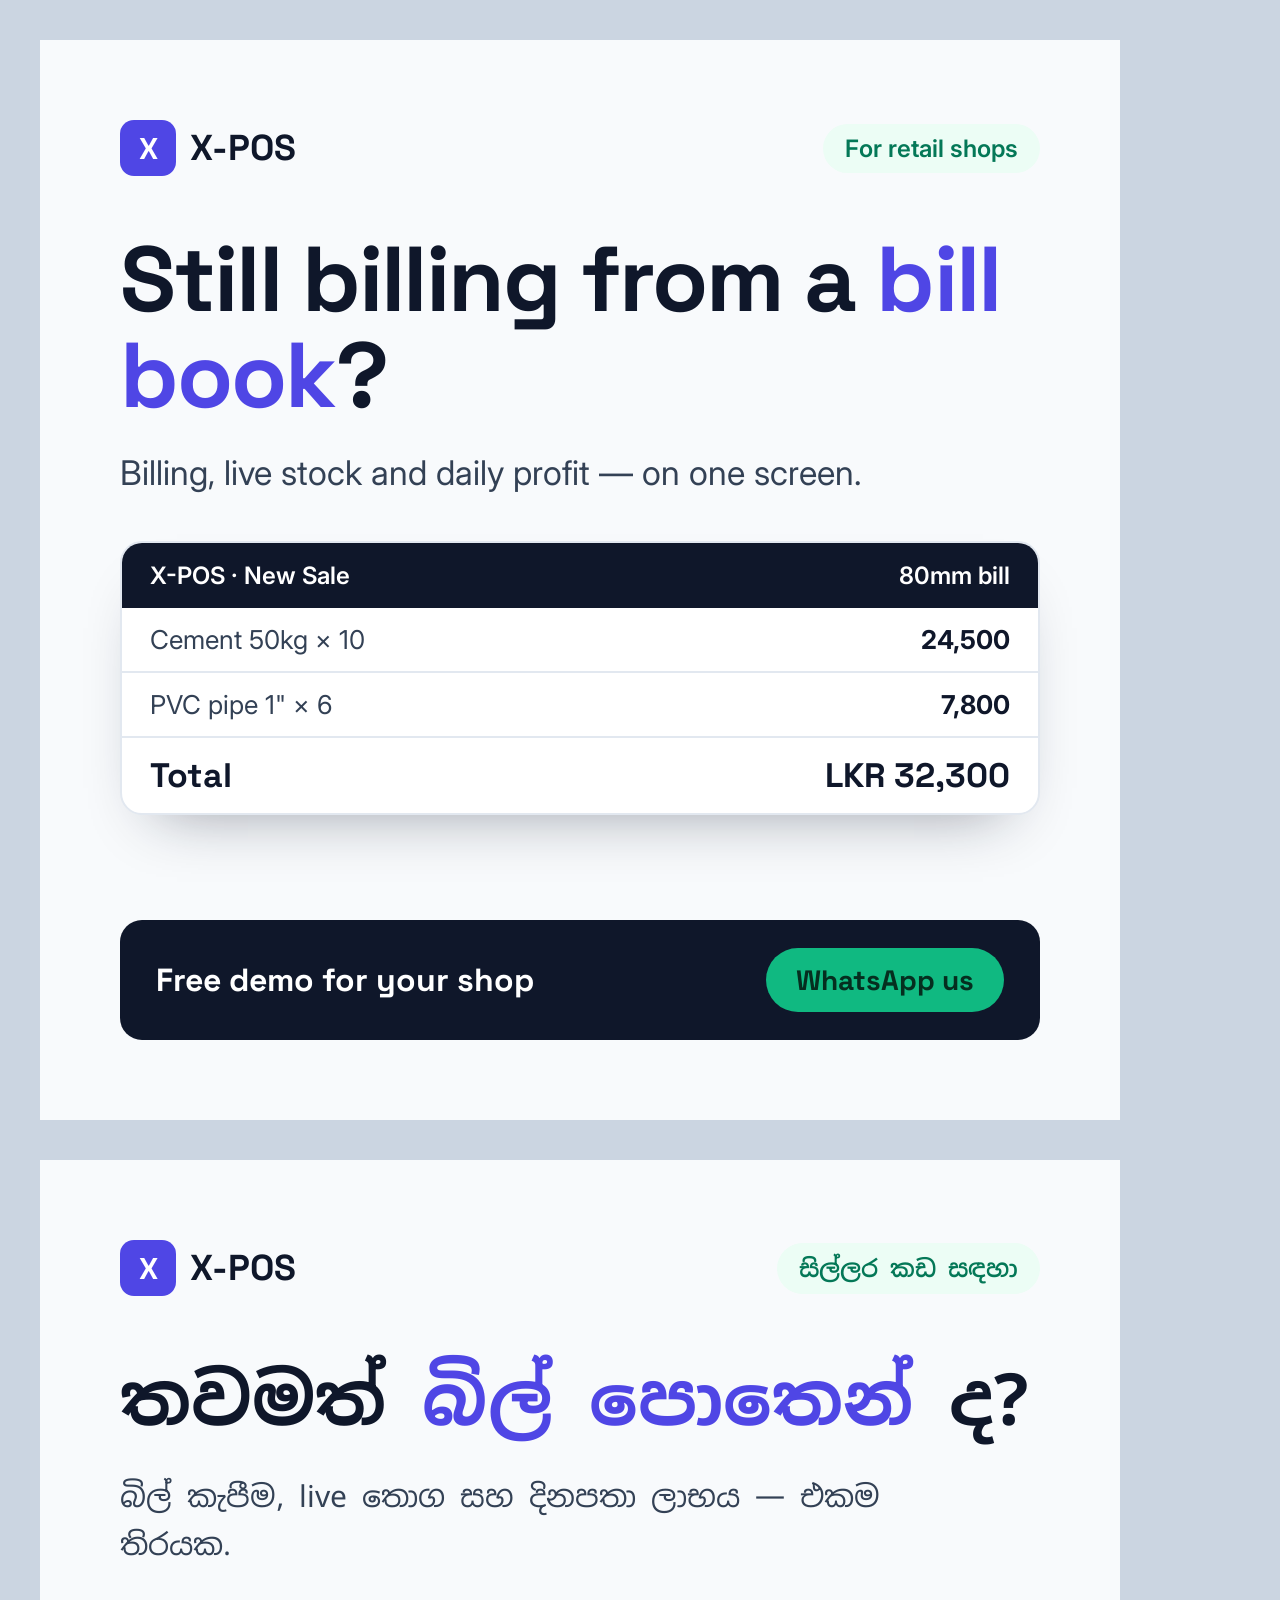
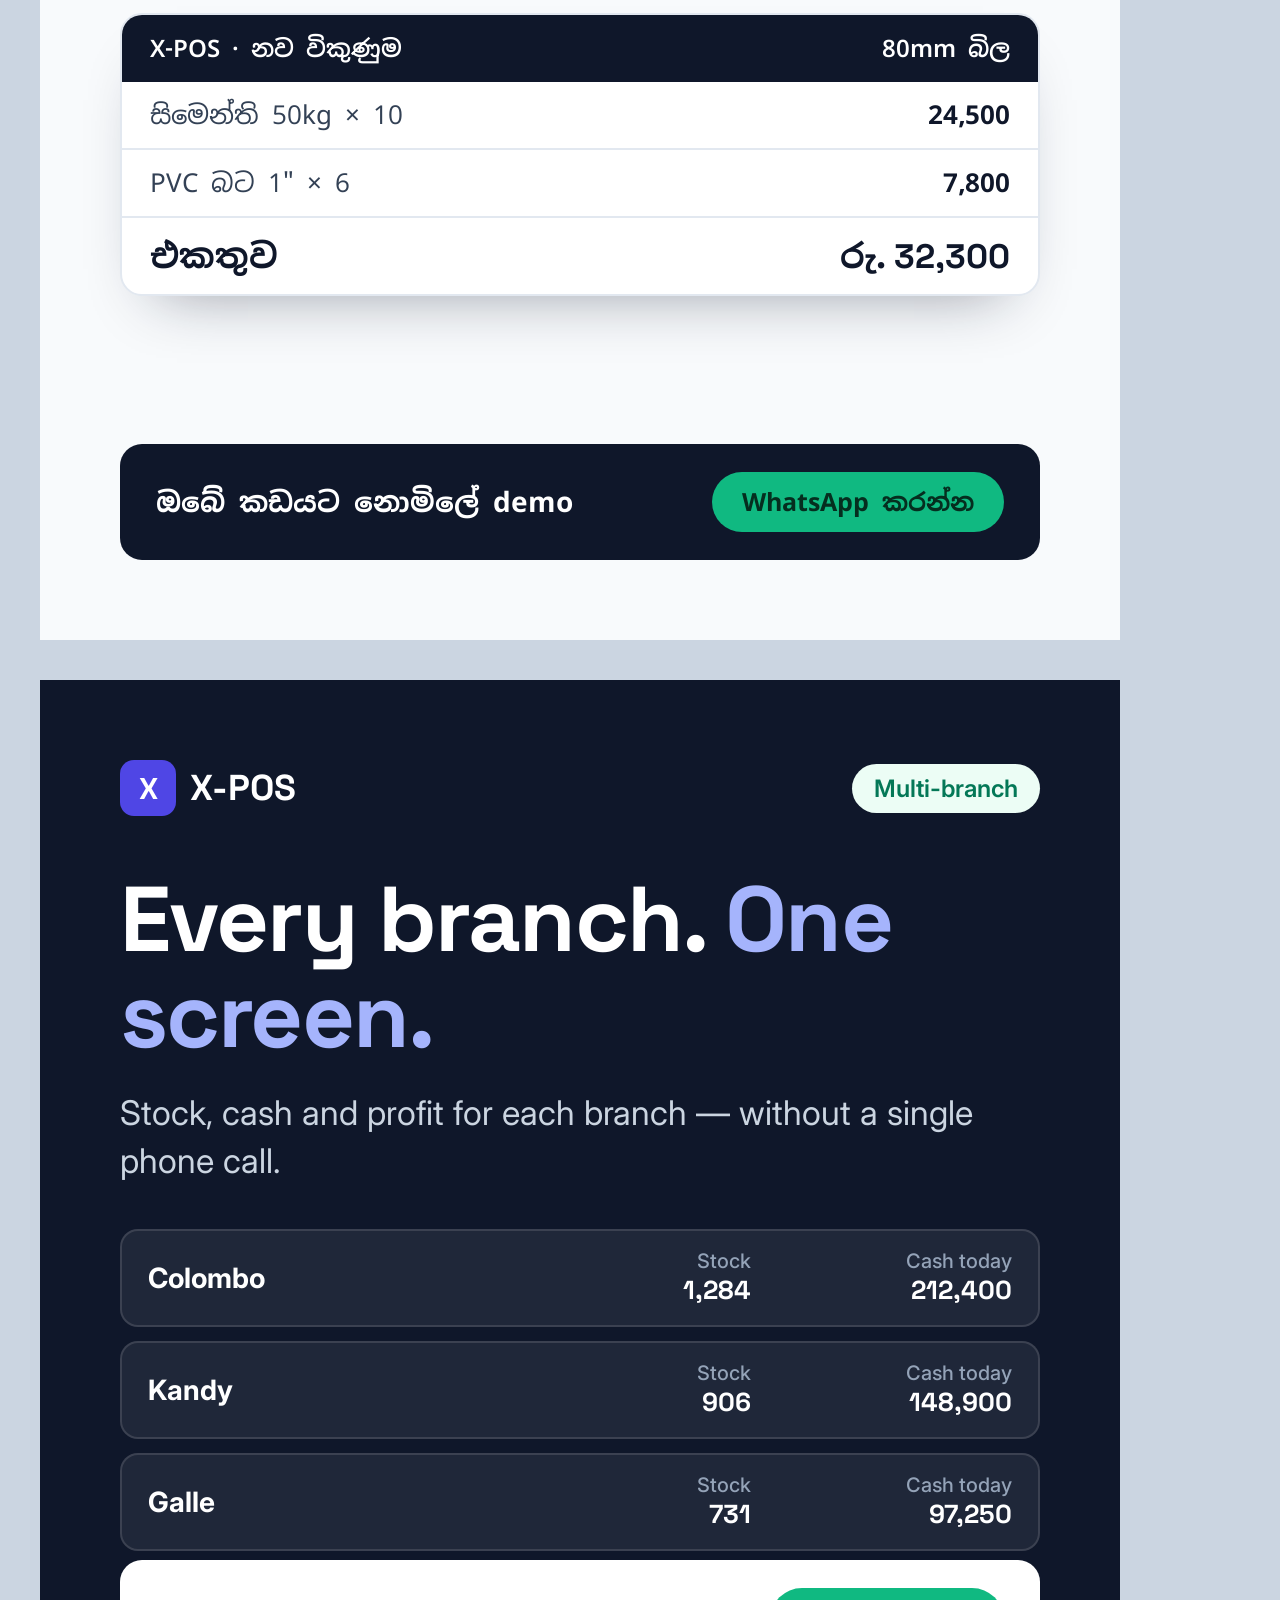
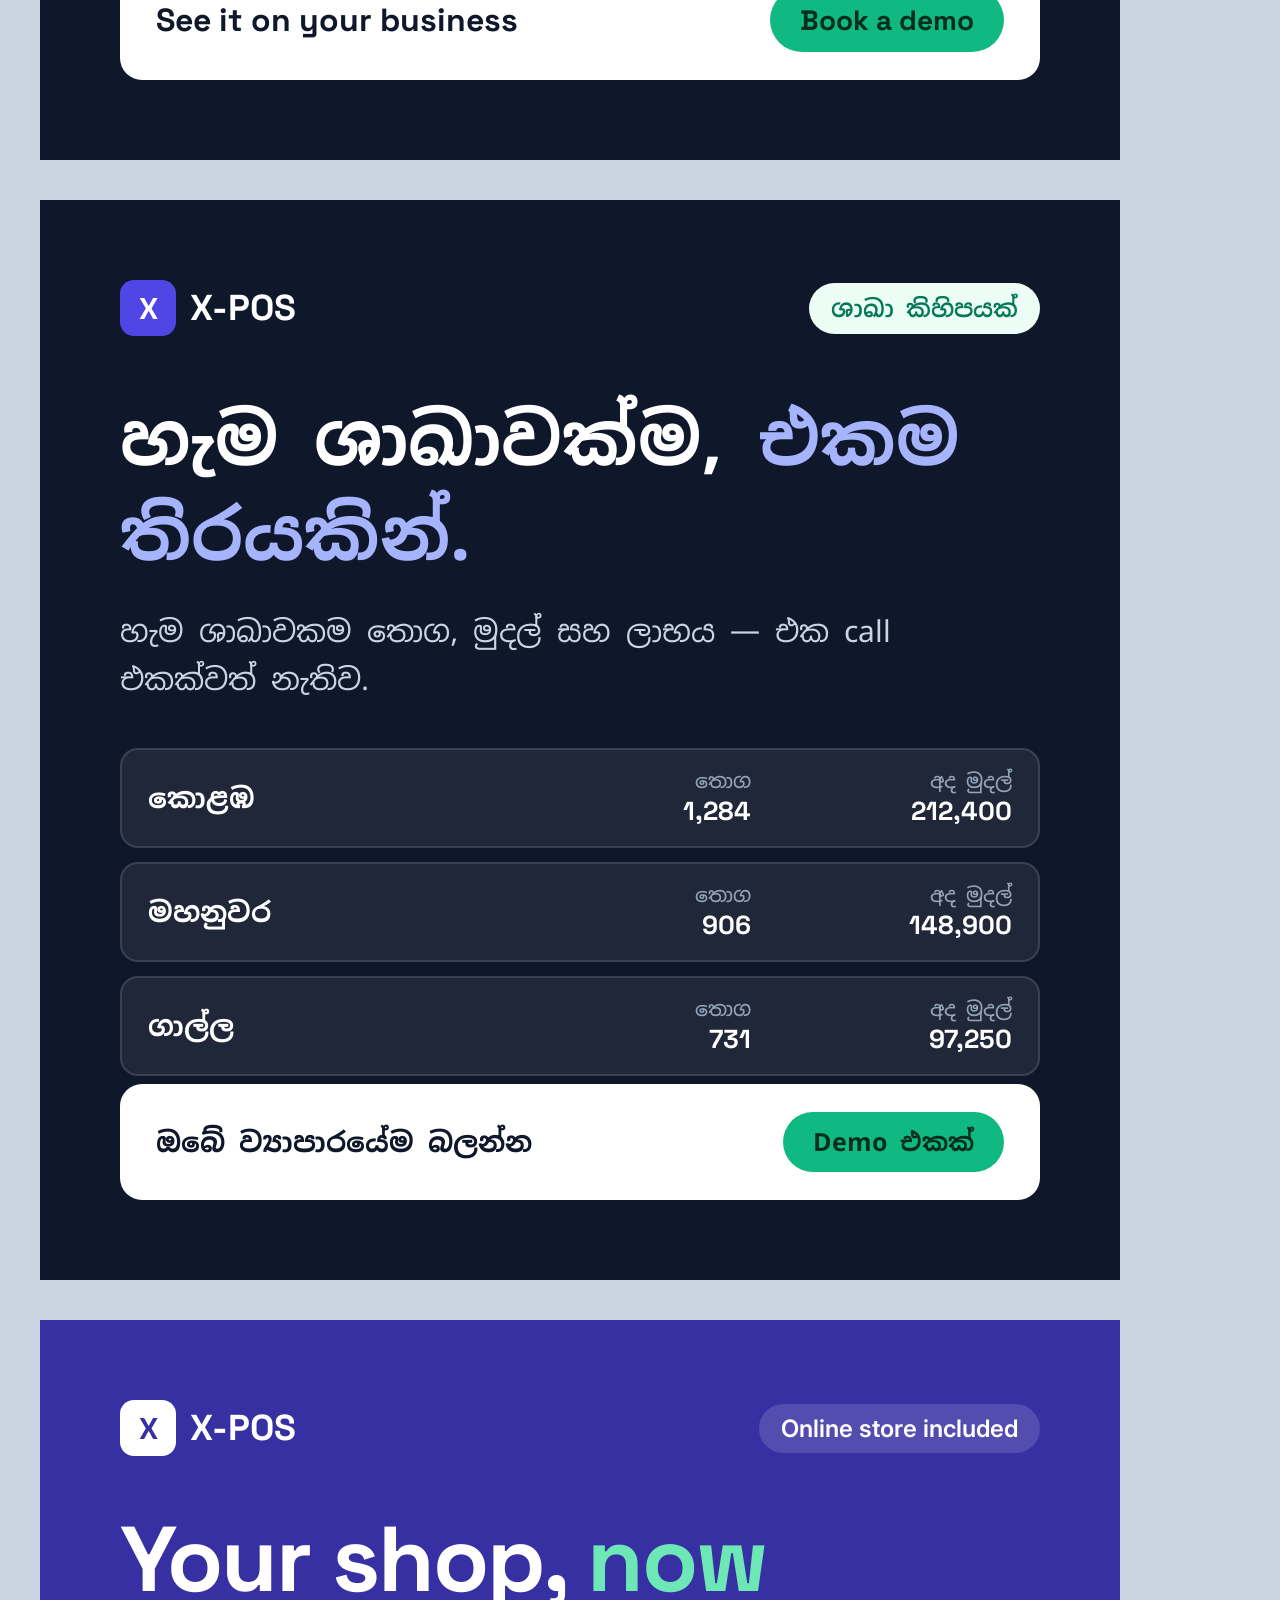
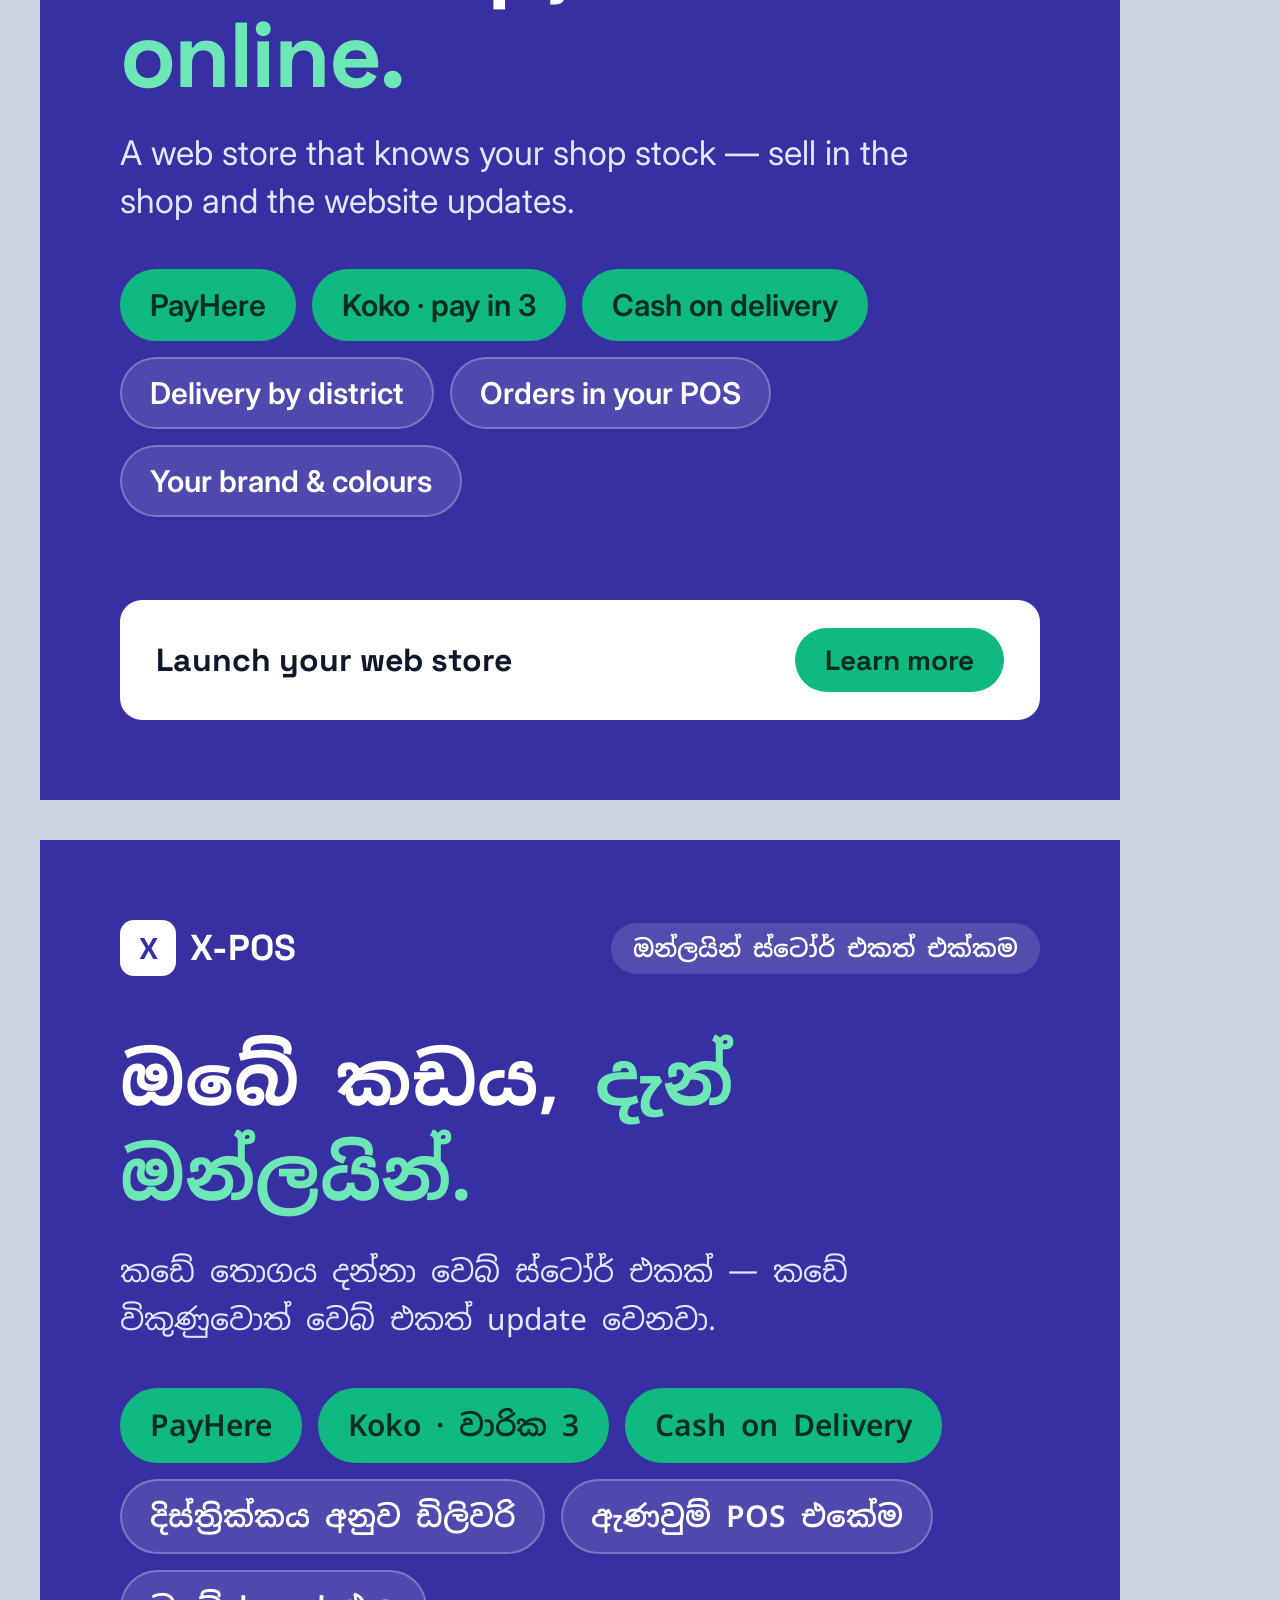
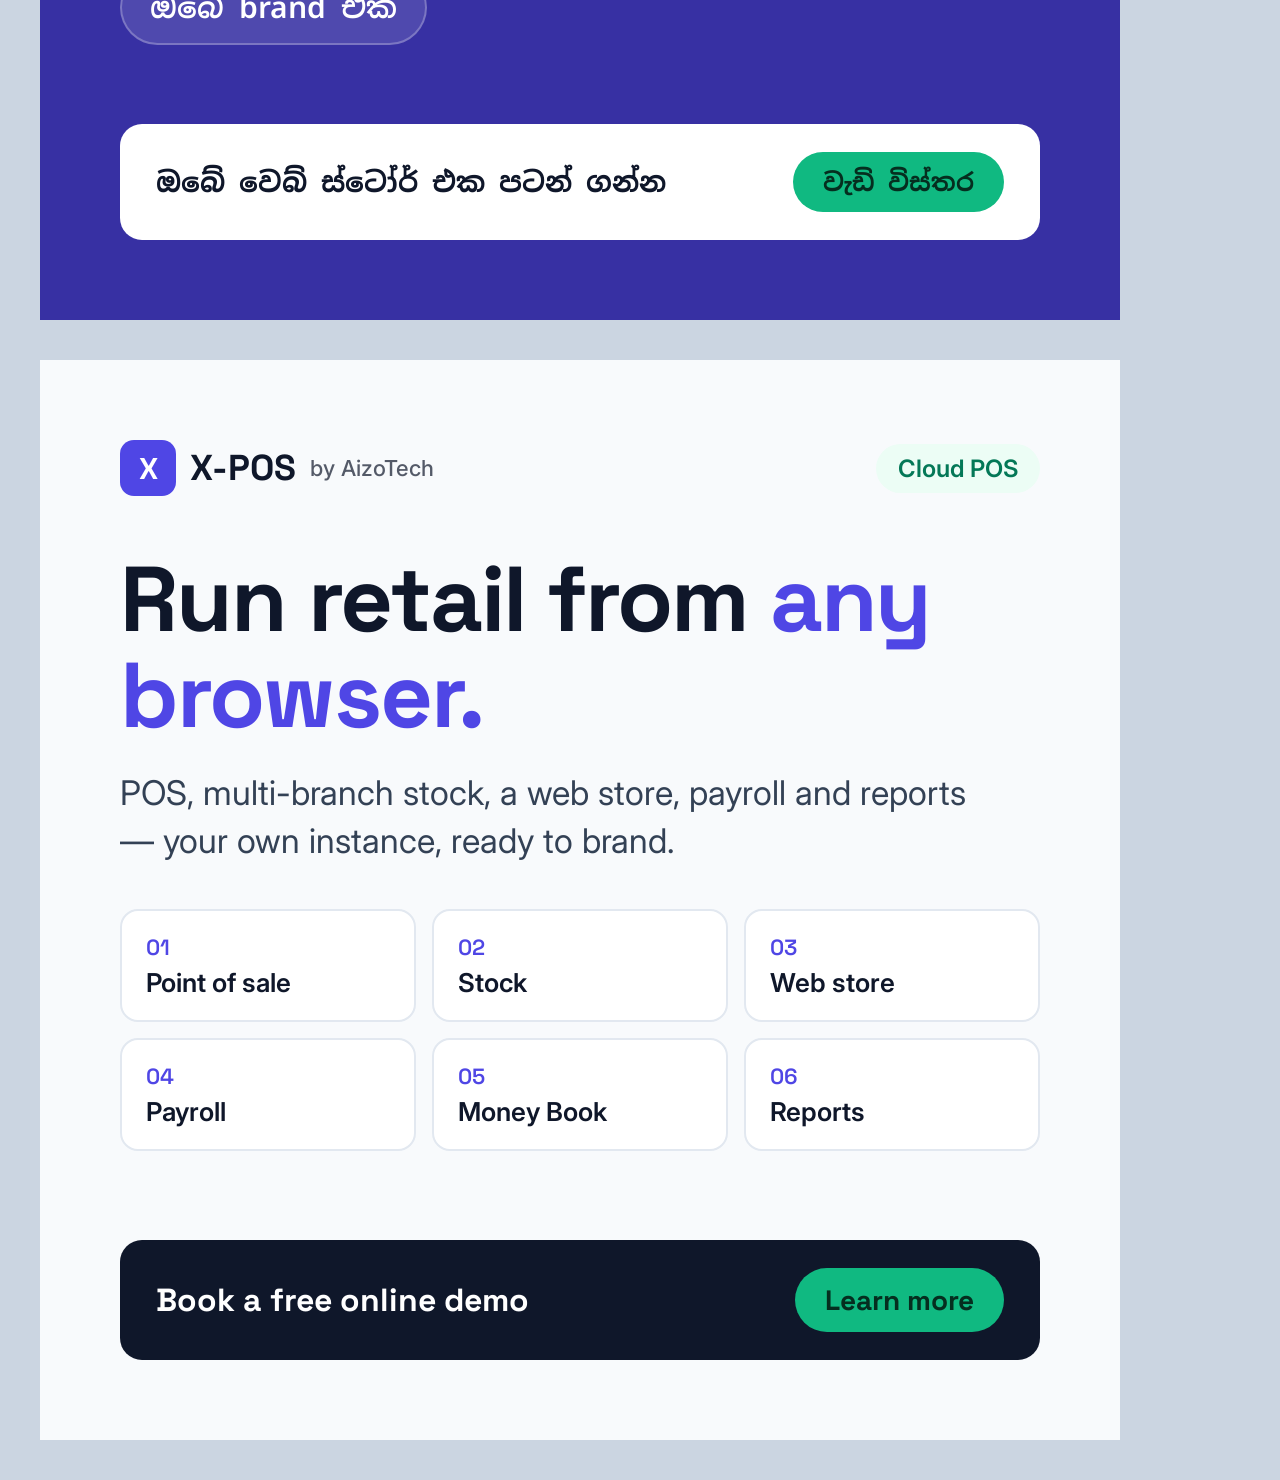
<file: ads/creatives.html>
<!doctype html>
<html lang="en">
<head>
<meta charset="utf-8">
<title>X-POS ad creatives</title>
<link rel="preconnect" href="https://fonts.googleapis.com">
<link rel="preconnect" href="https://fonts.gstatic.com" crossorigin>
<link href="https://fonts.googleapis.com/css2?family=Inter:wght@400;500;600;700&family=Space+Grotesk:wght@500;700&family=Noto+Sans+Sinhala:wght@400;600;700&display=swap" rel="stylesheet">
<style>
  /* Open with ?ad=retail|branches|online|global&lang=en|si — each ad is 1080×1080.
     Without parameters every ad is shown for review. */
  :root {
    --ink: #0F172A; --ink-2: #334155; --muted: #475569; --line: #E2E8F0; --ground: #F8FAFC;
    --indigo: #4F46E5; --indigo-dark: #3730A3; --indigo-soft: #EEF2FF;
    --emerald: #10B981; --emerald-dark: #047857; --emerald-soft: #ECFDF5;
    --head: "Space Grotesk", "Noto Sans Sinhala", sans-serif; --body: "Inter", "Noto Sans Sinhala", sans-serif;
  }
  .si { --head: "Noto Sans Sinhala", sans-serif; --body: "Noto Sans Sinhala", "Inter", sans-serif; }
  * { box-sizing: border-box; }
  body { margin: 0; background: #CBD5E1; font-family: var(--body); display: flex; flex-wrap: wrap; gap: 40px; padding: 40px; }
  body.single { padding: 0; gap: 0; background: none; }
  .ad { width: 1080px; height: 1080px; position: relative; overflow: hidden; display: flex; flex-direction: column; padding: 80px; font-family: var(--body); background: var(--ground); color: var(--ink); }
  .ad h1 { font-family: var(--head); margin: 0; font-size: 92px; line-height: 1.04; letter-spacing: -0.02em; }
  .ad.si h1 { font-size: 72px; line-height: 1.32; letter-spacing: 0; }
  .ad h1 em { font-style: normal; color: var(--indigo); }
  .ad .sub { margin: 26px 0 0; font-size: 34px; line-height: 1.4; color: var(--ink-2); max-width: 860px; }
  .ad.si .sub { font-size: 30px; line-height: 1.6; }
  .logo { display: flex; align-items: center; gap: 14px; font-family: "Space Grotesk", sans-serif; font-weight: 700; font-size: 36px; }
  .logo-mark { width: 56px; height: 56px; border-radius: 14px; background: var(--indigo); color: #fff; display: grid; place-items: center; font-size: 30px; }
  .logo small { font: 500 22px "Inter", sans-serif; opacity: .7; }
  .top { display: flex; justify-content: space-between; align-items: center; margin-bottom: 56px; }
  .pill { font-size: 24px; font-weight: 600; padding: 10px 22px; border-radius: 999px; background: var(--emerald-soft); color: var(--emerald-dark); }
  .cta { margin-top: auto; display: flex; align-items: center; justify-content: space-between; gap: 24px; background: var(--ink); color: #fff; border-radius: 22px; padding: 28px 36px; font-size: 32px; font-weight: 700; font-family: var(--head); }
  .cta span.btn { background: var(--emerald); color: #052e1f; border-radius: 999px; padding: 14px 30px; font-size: 28px; white-space: nowrap; }
  .ad.si .cta { font-size: 28px; }
  .ad.si .cta span.btn { font-size: 25px; }

  /* Bill mock */
  .bill { margin-top: 44px; background: #fff; border: 2px solid var(--line); border-radius: 22px; overflow: hidden; width: 100%; box-shadow: 0 30px 60px -36px rgba(15,23,42,.45); }
  .bill-bar { background: var(--ink); color: #fff; display: flex; justify-content: space-between; padding: 18px 28px; font-size: 24px; font-weight: 600; }
  .bill-row { display: flex; justify-content: space-between; padding: 16px 28px; font-size: 26px; border-bottom: 2px solid var(--line); color: var(--ink-2); }
  .bill-row b { color: var(--ink); }
  .bill-total { font-family: "Space Grotesk", "Noto Sans Sinhala", sans-serif; font-weight: 700; font-size: 34px; color: var(--ink); border-bottom: 0; }

  /* Branch rows */
  .dark { background: var(--ink); color: #E2E8F0; }
  .dark h1 { color: #fff; }
  .dark h1 em { color: #A5B4FC; }
  .dark .sub { color: #CBD5E1; }
  .dark .logo { color: #fff; }
  .dark .cta { background: #fff; color: var(--ink); }
  .branches { margin-top: 44px; display: flex; flex-direction: column; gap: 14px; }
  .branch { display: grid; grid-template-columns: 1.4fr 1fr 1fr; align-items: center; gap: 16px; background: rgba(255,255,255,.07); border: 2px solid rgba(255,255,255,.12); border-radius: 18px; padding: 18px 26px; font-size: 26px; }
  .branch b { color: #fff; font-size: 28px; }
  .branch .v { font-family: "Space Grotesk", sans-serif; font-weight: 700; color: #fff; text-align: right; }
  .branch .k { color: #94A3B8; font-size: 20px; display: block; font-family: var(--body); font-weight: 500; }

  /* Online */
  .indigo { background: var(--indigo-dark); color: #E0E7FF; }
  .indigo h1 { color: #fff; }
  .indigo h1 em { color: #6EE7B7; }
  .indigo .sub { color: #E0E7FF; }
  .indigo .logo { color: #fff; }
  .indigo .logo-mark { background: #fff; color: var(--indigo-dark); }
  .indigo .pill { background: rgba(255,255,255,.14); color: #fff; }
  .indigo .cta { background: #fff; color: var(--ink); }
  .chips { margin-top: 44px; display: flex; flex-wrap: wrap; gap: 16px; }
  .chip { font-size: 30px; font-weight: 600; padding: 16px 28px; border-radius: 999px; background: rgba(255,255,255,.12); border: 2px solid rgba(255,255,255,.25); color: #fff; }
  .chip.g { background: var(--emerald); border-color: var(--emerald); color: #052e1f; }

  /* Global */
  .mods { margin-top: 44px; display: grid; grid-template-columns: repeat(3, 1fr); gap: 16px; }
  .mod { background: #fff; border: 2px solid var(--line); border-radius: 18px; padding: 22px 24px; font-size: 26px; font-weight: 600; }
  .mod i { display: block; font-style: normal; font-family: "Space Grotesk", sans-serif; color: var(--indigo); font-size: 22px; margin-bottom: 6px; }
</style>
</head>
<body>

<!-- RETAIL -->
<section class="ad" data-ad="retail" data-lang="en">
  <div class="top"><div class="logo"><span class="logo-mark">X</span>X-POS</div><span class="pill">For retail shops</span></div>
  <h1>Still billing from a <em>bill book</em>?</h1>
  <p class="sub">Billing, live stock and daily profit — on one screen.</p>
  <div class="bill">
    <div class="bill-bar"><span>X-POS · New Sale</span><span>80mm bill</span></div>
    <div class="bill-row"><span>Cement 50kg × 10</span><b>24,500</b></div>
    <div class="bill-row"><span>PVC pipe 1" × 6</span><b>7,800</b></div>
    <div class="bill-row bill-total"><span>Total</span><span>LKR 32,300</span></div>
  </div>
  <div class="cta"><span>Free demo for your shop</span><span class="btn">WhatsApp us</span></div>
</section>

<section class="ad si" data-ad="retail" data-lang="si">
  <div class="top"><div class="logo"><span class="logo-mark">X</span>X-POS</div><span class="pill">සිල්ලර කඩ සඳහා</span></div>
  <h1>තවමත් <em>බිල් පොතෙන්</em> ද?</h1>
  <p class="sub">බිල් කැපීම, live තොග සහ දිනපතා ලාභය — එකම තිරයක.</p>
  <div class="bill">
    <div class="bill-bar"><span>X-POS · නව විකුණුම</span><span>80mm බිල</span></div>
    <div class="bill-row"><span>සිමෙන්ති 50kg × 10</span><b>24,500</b></div>
    <div class="bill-row"><span>PVC බට 1" × 6</span><b>7,800</b></div>
    <div class="bill-row bill-total"><span>එකතුව</span><span>රු. 32,300</span></div>
  </div>
  <div class="cta"><span>ඔබේ කඩයට නොමිලේ demo</span><span class="btn">WhatsApp කරන්න</span></div>
</section>

<!-- BRANCHES -->
<section class="ad dark" data-ad="branches" data-lang="en">
  <div class="top"><div class="logo"><span class="logo-mark">X</span>X-POS</div><span class="pill">Multi-branch</span></div>
  <h1>Every branch. <em>One screen.</em></h1>
  <p class="sub">Stock, cash and profit for each branch — without a single phone call.</p>
  <div class="branches">
    <div class="branch"><b>Colombo</b><span class="v"><span class="k">Stock</span>1,284</span><span class="v"><span class="k">Cash today</span>212,400</span></div>
    <div class="branch"><b>Kandy</b><span class="v"><span class="k">Stock</span>906</span><span class="v"><span class="k">Cash today</span>148,900</span></div>
    <div class="branch"><b>Galle</b><span class="v"><span class="k">Stock</span>731</span><span class="v"><span class="k">Cash today</span>97,250</span></div>
  </div>
  <div class="cta"><span>See it on your business</span><span class="btn">Book a demo</span></div>
</section>

<section class="ad dark si" data-ad="branches" data-lang="si">
  <div class="top"><div class="logo"><span class="logo-mark">X</span>X-POS</div><span class="pill">ශාඛා කිහිපයක්</span></div>
  <h1>හැම ශාඛාවක්ම, <em>එකම තිරයකින්.</em></h1>
  <p class="sub">හැම ශාඛාවකම තොග, මුදල් සහ ලාභය — එක call එකක්වත් නැතිව.</p>
  <div class="branches">
    <div class="branch"><b>කොළඹ</b><span class="v"><span class="k">තොග</span>1,284</span><span class="v"><span class="k">අද මුදල්</span>212,400</span></div>
    <div class="branch"><b>මහනුවර</b><span class="v"><span class="k">තොග</span>906</span><span class="v"><span class="k">අද මුදල්</span>148,900</span></div>
    <div class="branch"><b>ගාල්ල</b><span class="v"><span class="k">තොග</span>731</span><span class="v"><span class="k">අද මුදල්</span>97,250</span></div>
  </div>
  <div class="cta"><span>ඔබේ ව්‍යාපාරයේම බලන්න</span><span class="btn">Demo එකක්</span></div>
</section>

<!-- ONLINE -->
<section class="ad indigo" data-ad="online" data-lang="en">
  <div class="top"><div class="logo"><span class="logo-mark">X</span>X-POS</div><span class="pill">Online store included</span></div>
  <h1>Your shop, <em>now online.</em></h1>
  <p class="sub">A web store that knows your shop stock — sell in the shop and the website updates.</p>
  <div class="chips">
    <span class="chip g">PayHere</span><span class="chip g">Koko · pay in 3</span><span class="chip g">Cash on delivery</span>
    <span class="chip">Delivery by district</span><span class="chip">Orders in your POS</span><span class="chip">Your brand &amp; colours</span>
  </div>
  <div class="cta"><span>Launch your web store</span><span class="btn">Learn more</span></div>
</section>

<section class="ad indigo si" data-ad="online" data-lang="si">
  <div class="top"><div class="logo"><span class="logo-mark">X</span>X-POS</div><span class="pill">ඔන්ලයින් ස්ටෝර් එකත් එක්කම</span></div>
  <h1>ඔබේ කඩය, <em>දැන් ඔන්ලයින්.</em></h1>
  <p class="sub">කඩේ තොගය දන්නා වෙබ් ස්ටෝර් එකක් — කඩේ විකුණුවොත් වෙබ් එකත් update වෙනවා.</p>
  <div class="chips">
    <span class="chip g">PayHere</span><span class="chip g">Koko · වාරික 3</span><span class="chip g">Cash on Delivery</span>
    <span class="chip">දිස්ත්‍රික්කය අනුව ඩිලිවරි</span><span class="chip">ඇණවුම් POS එකේම</span><span class="chip">ඔබේ brand එක</span>
  </div>
  <div class="cta"><span>ඔබේ වෙබ් ස්ටෝර් එක පටන් ගන්න</span><span class="btn">වැඩි විස්තර</span></div>
</section>

<!-- GLOBAL -->
<section class="ad" data-ad="global" data-lang="en">
  <div class="top"><div class="logo"><span class="logo-mark">X</span>X-POS <small>by AizoTech</small></div><span class="pill">Cloud POS</span></div>
  <h1>Run retail from <em>any browser.</em></h1>
  <p class="sub">POS, multi-branch stock, a web store, payroll and reports — your own instance, ready to brand.</p>
  <div class="mods">
    <div class="mod"><i>01</i>Point of sale</div><div class="mod"><i>02</i>Stock</div><div class="mod"><i>03</i>Web store</div>
    <div class="mod"><i>04</i>Payroll</div><div class="mod"><i>05</i>Money Book</div><div class="mod"><i>06</i>Reports</div>
  </div>
  <div class="cta"><span>Book a free online demo</span><span class="btn">Learn more</span></div>
</section>

<script>
  var q = new URLSearchParams(location.search);
  if (q.get('ad')) {
    document.body.classList.add('single');
    document.querySelectorAll('.ad').forEach(function (el) {
      var keep = el.dataset.ad === q.get('ad') && el.dataset.lang === (q.get('lang') || 'en');
      if (!keep) el.remove();
    });
  }
</script>
</body>
</html>
</file>
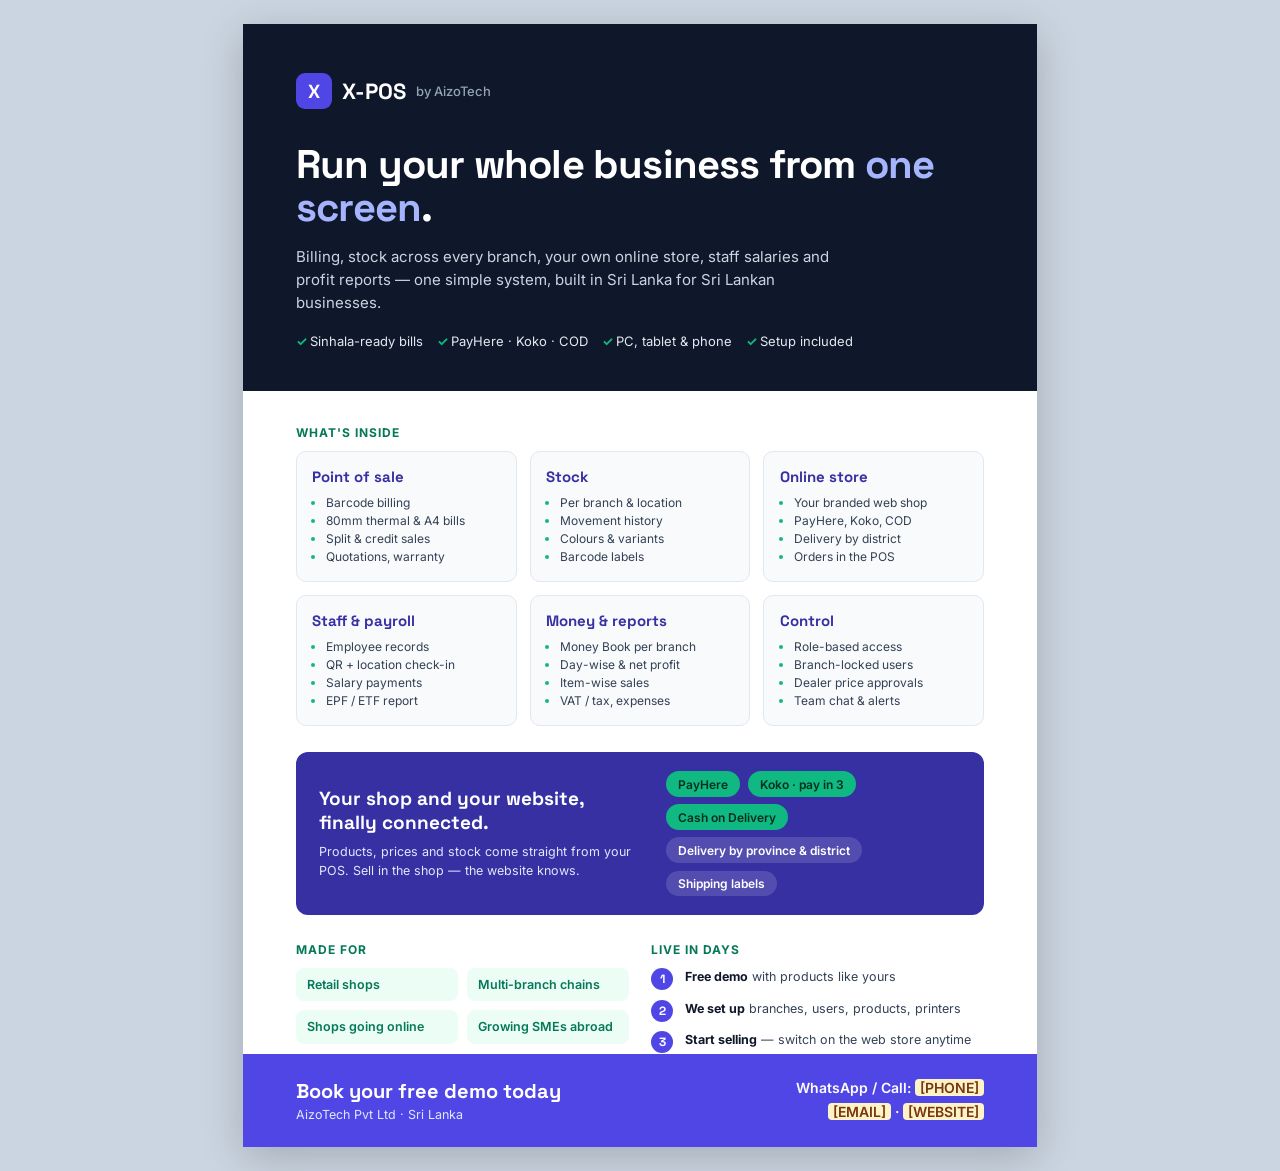
<file: brochure/brochure.html>
<!doctype html>
<html lang="en">
<head>
<meta charset="utf-8">
<title>X-POS — Brochure</title>
<link rel="preconnect" href="https://fonts.googleapis.com">
<link rel="preconnect" href="https://fonts.gstatic.com" crossorigin>
<link href="https://fonts.googleapis.com/css2?family=Inter:wght@400;500;600;700&family=Space+Grotesk:wght@500;700&family=Noto+Sans+Sinhala:wght@400;600;700&display=swap" rel="stylesheet">
<style>
  /* One A4 page. ?lang=si for Sinhala. Print with background graphics on. */
  :root {
    --ink: #0F172A; --ink-2: #334155; --muted: #475569; --line: #E2E8F0; --ground: #F8FAFC;
    --indigo: #4F46E5; --indigo-dark: #3730A3; --indigo-soft: #EEF2FF;
    --emerald: #10B981; --emerald-dark: #047857; --emerald-soft: #ECFDF5;
    --head: "Space Grotesk", "Noto Sans Sinhala", sans-serif; --body: "Inter", "Noto Sans Sinhala", sans-serif;
  }
  html[lang="si"] { --head: "Noto Sans Sinhala", sans-serif; --body: "Noto Sans Sinhala", "Inter", sans-serif; }
  html[lang="en"] [data-si], html[lang="si"] [data-en] { display: none !important; }
  @page { size: A4; margin: 0; }
  * { box-sizing: border-box; }
  body { margin: 0; background: #CBD5E1; font-family: var(--body); color: var(--ink); -webkit-print-color-adjust: exact; print-color-adjust: exact; }
  .page { width: 210mm; height: 297mm; margin: 0 auto; background: #fff; display: flex; flex-direction: column; overflow: hidden; }
  @media screen { .page { margin: 24px auto; box-shadow: 0 10px 40px rgba(0,0,0,.2); } }
  h1, h2, h3 { font-family: var(--head); margin: 0; }
  p { margin: 0; }

  .head { background: var(--ink); color: #CBD5E1; padding: 13mm 14mm 11mm; }
  .logo { display: flex; align-items: center; gap: 10px; font-family: "Space Grotesk", sans-serif; font-weight: 700; font-size: 22px; color: #fff; }
  .logo-mark { width: 36px; height: 36px; border-radius: 9px; background: var(--indigo); display: grid; place-items: center; font-size: 19px; }
  .logo small { font: 500 13px "Inter", sans-serif; color: #94A3B8; }
  .head h1 { color: #fff; font-size: 40px; line-height: 1.08; letter-spacing: -0.02em; margin-top: 9mm; }
  html[lang="si"] .head h1 { font-size: 32px; line-height: 1.38; letter-spacing: 0; }
  .head h1 em { font-style: normal; color: #A5B4FC; }
  .head p { margin-top: 4mm; font-size: 15px; line-height: 1.55; max-width: 150mm; }
  html[lang="si"] .head p { font-size: 14px; line-height: 1.7; }
  .ticks { display: flex; gap: 14px; flex-wrap: wrap; margin-top: 5mm; font-size: 13px; color: #E2E8F0; }
  .ticks span::before { content: "✓ "; color: var(--emerald); font-weight: 700; }

  .main { padding: 9mm 14mm 0; display: flex; flex-direction: column; gap: 7mm; flex: 1; }
  .label { font-size: 12px; font-weight: 700; color: var(--emerald-dark); letter-spacing: .08em; text-transform: uppercase; margin-bottom: 3mm; }
  html[lang="si"] .label { letter-spacing: 0; text-transform: none; font-size: 13px; }
  .mods { display: grid; grid-template-columns: repeat(3, 1fr); gap: 3.5mm; }
  .mod { border: 1px solid var(--line); border-radius: 10px; padding: 4mm; background: var(--ground); }
  .mod h3 { font-size: 15px; margin-bottom: 2mm; color: var(--indigo-dark); }
  html[lang="si"] .mod h3 { font-size: 14px; }
  .mod ul { margin: 0; padding: 0 0 0 14px; font-size: 12px; line-height: 1.5; color: var(--ink-2); }
  html[lang="si"] .mod ul { font-size: 11.5px; line-height: 1.6; }
  .mod li::marker { color: var(--emerald); }

  .online { background: var(--indigo-dark); color: #E0E7FF; border-radius: 12px; padding: 5mm 6mm; display: grid; grid-template-columns: 1.1fr 1fr; gap: 6mm; align-items: center; }
  .online h2 { color: #fff; font-size: 19px; line-height: 1.25; }
  html[lang="si"] .online h2 { font-size: 16px; line-height: 1.5; }
  .online p { font-size: 12.5px; line-height: 1.55; margin-top: 2mm; }
  .chips { display: flex; flex-wrap: wrap; gap: 2mm; }
  .chip { font-size: 12px; font-weight: 600; padding: 1.4mm 3.2mm; border-radius: 999px; background: rgba(255,255,255,.14); color: #fff; }
  .chip.g { background: var(--emerald); color: #052e1f; }

  .row2 { display: grid; grid-template-columns: 1fr 1fr; gap: 6mm; }
  .steps { display: flex; flex-direction: column; gap: 2.6mm; }
  .step { display: flex; gap: 3mm; align-items: flex-start; font-size: 12.5px; line-height: 1.5; color: var(--ink-2); }
  .step b { color: var(--ink); }
  .step i { font-style: normal; flex: none; width: 22px; height: 22px; border-radius: 50%; background: var(--indigo); color: #fff; display: grid; place-items: center; font: 700 12px "Space Grotesk", sans-serif; }
  .who { display: grid; grid-template-columns: 1fr 1fr; gap: 2.5mm; }
  .who span { font-size: 12.5px; font-weight: 600; border-radius: 8px; padding: 2.4mm 3mm; background: var(--emerald-soft); color: var(--emerald-dark); }

  .foot { margin-top: auto; background: var(--indigo); color: #fff; padding: 6mm 14mm; display: flex; justify-content: space-between; align-items: center; gap: 6mm; }
  .foot h2 { font-size: 20px; }
  html[lang="si"] .foot h2 { font-size: 17px; }
  .foot p { font-size: 12.5px; color: #E0E7FF; margin-top: 1mm; }
  .contact { text-align: right; font-size: 14px; line-height: 1.7; font-weight: 600; }
  .ph { background: #FEF3C7; color: #78350F; border-radius: 4px; padding: 0 5px; }
</style>
</head>
<body>
<div class="page">
  <header class="head">
    <div class="logo"><span class="logo-mark">X</span>X-POS <small>by AizoTech</small></div>
    <h1 data-en>Run your whole business from <em>one screen</em>.</h1>
    <h1 data-si>ඔබේ මුළු ව්‍යාපාරයම <em>එකම තිරයකින්</em>.</h1>
    <p data-en>Billing, stock across every branch, your own online store, staff salaries and profit reports — one simple system, built in Sri Lanka for Sri Lankan businesses.</p>
    <p data-si>බිල් කැපීම, සියලු ශාඛාවල තොග, ඔබේම ඔන්ලයින් ස්ටෝර් එක, සේවක වැටුප් සහ ලාභ වාර්තා — ශ්‍රී ලාංකික ව්‍යාපාර වෙනුවෙන් හැදූ එකම සරල පද්ධතියක්.</p>
    <div class="ticks">
      <span data-en>Sinhala-ready bills</span><span data-si>සිංහලෙන් බිල්පත්</span>
      <span>PayHere · Koko · COD</span>
      <span data-en>PC, tablet &amp; phone</span><span data-si>PC, ටැබ් සහ ෆෝන්</span>
      <span data-en>Setup included</span><span data-si>සැකසීම ඇතුළත්</span>
    </div>
  </header>

  <main class="main">
    <section>
      <div class="label"><span data-en>What's inside</span><span data-si>ඇතුළත් දේ</span></div>
      <div class="mods">
        <div class="mod"><h3 data-en>Point of sale</h3><h3 data-si>විකුණුම් (POS)</h3>
          <ul data-en><li>Barcode billing</li><li>80mm thermal &amp; A4 bills</li><li>Split &amp; credit sales</li><li>Quotations, warranty</li></ul>
          <ul data-si><li>Barcode බිල් කැපීම</li><li>80mm thermal සහ A4 බිල්</li><li>බෙදූ සහ ණය විකුණුම්</li><li>Quotation, වගකීම් කාලය</li></ul></div>
        <div class="mod"><h3 data-en>Stock</h3><h3 data-si>තොග</h3>
          <ul data-en><li>Per branch &amp; location</li><li>Movement history</li><li>Colours &amp; variants</li><li>Barcode labels</li></ul>
          <ul data-si><li>ශාඛාව සහ ගබඩාව අනුව</li><li>චලන ඉතිහාසය</li><li>වර්ණ සහ ප්‍රභේද</li><li>Barcode ලේබල්</li></ul></div>
        <div class="mod"><h3 data-en>Online store</h3><h3 data-si>ඔන්ලයින් ස්ටෝර්</h3>
          <ul data-en><li>Your branded web shop</li><li>PayHere, Koko, COD</li><li>Delivery by district</li><li>Orders in the POS</li></ul>
          <ul data-si><li>ඔබේම brand වෙබ් ස්ටෝර්</li><li>PayHere, Koko, COD</li><li>දිස්ත්‍රික්කය අනුව ඩිලිවරි</li><li>ඇණවුම් POS එකේම</li></ul></div>
        <div class="mod"><h3 data-en>Staff &amp; payroll</h3><h3 data-si>සේවක සහ වැටුප්</h3>
          <ul data-en><li>Employee records</li><li>QR + location check-in</li><li>Salary payments</li><li>EPF / ETF report</li></ul>
          <ul data-si><li>සේවක තොරතුරු</li><li>QR + ස්ථාන පැමිණීම</li><li>වැටුප් ගෙවීම්</li><li>EPF / ETF වාර්තාව</li></ul></div>
        <div class="mod"><h3 data-en>Money &amp; reports</h3><h3 data-si>මුදල් සහ වාර්තා</h3>
          <ul data-en><li>Money Book per branch</li><li>Day-wise &amp; net profit</li><li>Item-wise sales</li><li>VAT / tax, expenses</li></ul>
          <ul data-si><li>ශාඛා Money Book</li><li>දිනපතා සහ ශුද්ධ ලාභය</li><li>භාණ්ඩ අනුව විකුණුම්</li><li>VAT / බදු, වියදම්</li></ul></div>
        <div class="mod"><h3 data-en>Control</h3><h3 data-si>පාලනය</h3>
          <ul data-en><li>Role-based access</li><li>Branch-locked users</li><li>Dealer price approvals</li><li>Team chat &amp; alerts</li></ul>
          <ul data-si><li>භූමිකාව අනුව ප්‍රවේශය</li><li>ශාඛාවට සීමා කළ පරිශීලකයන්</li><li>ඩීලර් මිල අනුමැතිය</li><li>කණ්ඩායම් chat සහ දැනුම්දීම්</li></ul></div>
      </div>
    </section>

    <section class="online">
      <div>
        <h2 data-en>Your shop and your website, finally connected.</h2>
        <h2 data-si>ඔබේ කඩයි වෙබ් සයිට් එකයි, දැන් එකට වැඩ.</h2>
        <p data-en>Products, prices and stock come straight from your POS. Sell in the shop — the website knows.</p>
        <p data-si>භාණ්ඩ, මිල සහ තොග POS එකෙන්ම එනවා. කඩේ විකුණුවොත් වෙබ් එකත් දන්නවා.</p>
      </div>
      <div class="chips">
        <span class="chip g">PayHere</span><span class="chip g" data-en>Koko · pay in 3</span><span class="chip g" data-si>Koko · වාරික 3</span><span class="chip g">Cash on Delivery</span>
        <span class="chip" data-en>Delivery by province &amp; district</span><span class="chip" data-si>පළාත / දිස්ත්‍රික් ඩිලිවරි</span>
        <span class="chip" data-en>Shipping labels</span><span class="chip" data-si>Shipping ලේබල්</span>
      </div>
    </section>

    <section class="row2">
      <div>
        <div class="label"><span data-en>Made for</span><span data-si>කාටද?</span></div>
        <div class="who">
          <span data-en>Retail shops</span><span data-si>සිල්ලර කඩ</span>
          <span data-en>Multi-branch chains</span><span data-si>ශාඛා ව්‍යාපාර</span>
          <span data-en>Shops going online</span><span data-si>ඔන්ලයින් යන කඩ</span>
          <span data-en>Growing SMEs abroad</span><span data-si>විදේශ කුඩා ව්‍යාපාර</span>
        </div>
      </div>
      <div>
        <div class="label"><span data-en>Live in days</span><span data-si>දින කිහිපයකින් live</span></div>
        <div class="steps">
          <div class="step"><i>1</i><span data-en><b>Free demo</b> with products like yours</span><span data-si>ඔබේ වගේම භාණ්ඩ එක්ක <b>නොමිලේ demo</b></span></div>
          <div class="step"><i>2</i><span data-en><b>We set up</b> branches, users, products, printers</span><span data-si>ශාඛා, පරිශීලකයන්, භාණ්ඩ, printers <b>අපිම සකස් කරනවා</b></span></div>
          <div class="step"><i>3</i><span data-en><b>Start selling</b> — switch on the web store anytime</span><span data-si><b>විකුණන්න පටන් ගන්න</b> — වෙබ් ස්ටෝර් එක ඕනෑම වෙලාවක</span></div>
        </div>
      </div>
    </section>
  </main>

  <footer class="foot">
    <div>
      <h2 data-en>Book your free demo today</h2>
      <h2 data-si>අදම නොමිලේ demo එකක් වෙන් කරගන්න</h2>
      <p>AizoTech Pvt Ltd · Sri Lanka</p>
    </div>
    <div class="contact">
      <div>WhatsApp / <span data-en>Call</span><span data-si>දුරකථන</span>: <span class="ph">[PHONE]</span></div>
      <div><span class="ph">[EMAIL]</span> · <span class="ph">[WEBSITE]</span></div>
    </div>
  </footer>
</div>
<script>
  if (new URLSearchParams(location.search).get('lang') === 'si') {
    document.documentElement.lang = 'si';
    document.title = 'X-POS — පත්‍රිකාව';
  }
</script>
</body>
</html>
</file>
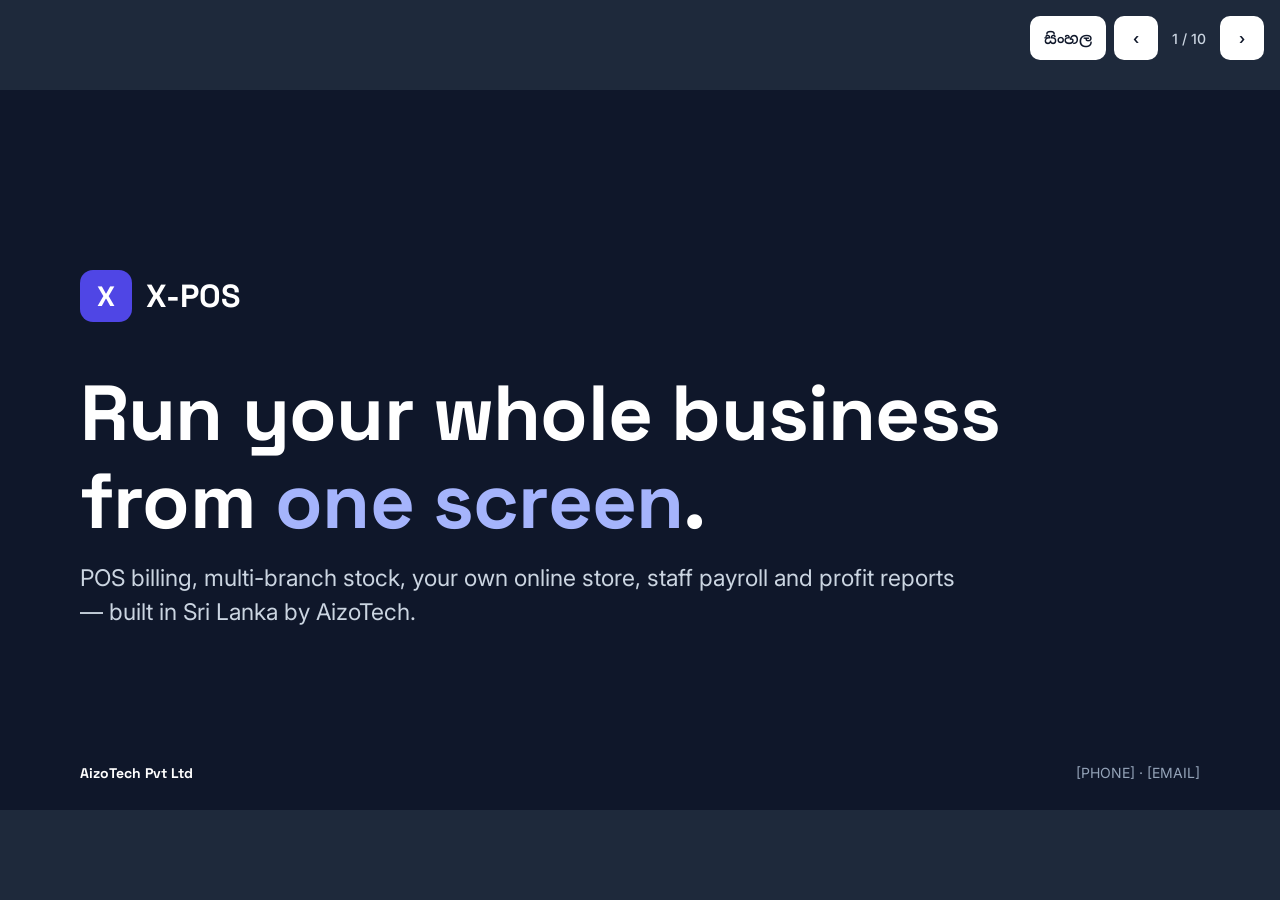
<file: deck/x-pos-deck.html>
<!doctype html>
<html lang="en">
<head>
<meta charset="utf-8">
<meta name="viewport" content="width=device-width, initial-scale=1">
<title>X-POS — Sales Deck</title>
<link rel="preconnect" href="https://fonts.googleapis.com">
<link rel="preconnect" href="https://fonts.gstatic.com" crossorigin>
<link href="https://fonts.googleapis.com/css2?family=Inter:wght@400;500;600;700&family=Space+Grotesk:wght@500;700&family=Noto+Sans+Sinhala:wght@400;600;700&display=swap" rel="stylesheet">
<style>
  /* One deck, two languages: add ?lang=si to the URL (or press L) for Sinhala.
     Arrow keys / space / click to move. Print (Ctrl+P) gives one slide per page. */
  :root {
    --ink: #0F172A; --ink-2: #334155; --muted: #475569; --line: #E2E8F0;
    --ground: #F8FAFC; --indigo: #4F46E5; --indigo-dark: #3730A3; --indigo-soft: #EEF2FF;
    --emerald: #10B981; --emerald-dark: #047857; --emerald-soft: #ECFDF5;
    --head: "Space Grotesk", "Noto Sans Sinhala", sans-serif;
    --body: "Inter", "Noto Sans Sinhala", sans-serif;
  }
  html[lang="si"] { --head: "Noto Sans Sinhala", sans-serif; --body: "Noto Sans Sinhala", "Inter", sans-serif; }
  html[lang="en"] [data-si], html[lang="si"] [data-en] { display: none !important; }

  * { box-sizing: border-box; }
  html, body { margin: 0; background: #1E293B; font-family: var(--body); color: var(--ink); }
  .deck { width: 100vw; height: 100vh; display: grid; place-items: center; overflow: hidden; }
  .slide {
    width: 1280px; height: 720px; background: var(--ground); position: absolute;
    padding: 64px 80px; display: none; flex-direction: column; overflow: hidden;
    transform-origin: center center;
  }
  .slide.active { display: flex; }
  h1, h2, h3 { font-family: var(--head); margin: 0; letter-spacing: -0.01em; line-height: 1.12; }
  html[lang="si"] h1, html[lang="si"] h2, html[lang="si"] h3 { line-height: 1.4; letter-spacing: 0; }
  p { margin: 0; }
  .kicker { font-size: 18px; font-weight: 600; color: var(--emerald-dark); letter-spacing: .08em; text-transform: uppercase; margin-bottom: 14px; }
  html[lang="si"] .kicker { letter-spacing: 0; text-transform: none; font-size: 20px; }
  h2 { font-size: 50px; max-width: 1000px; }
  html[lang="si"] h2 { font-size: 42px; }
  .sub { font-size: 23px; color: var(--muted); margin-top: 16px; max-width: 900px; line-height: 1.5; }
  .foot { position: absolute; left: 80px; right: 80px; bottom: 28px; display: flex; justify-content: space-between; font-size: 14px; color: #64748B; }
  .brand { font-family: "Space Grotesk", sans-serif; font-weight: 700; color: var(--ink); }

  /* Title & end slides */
  .dark { background: var(--ink); color: #CBD5E1; }
  .dark h1, .dark h2 { color: #fff; }
  .dark .foot { color: #94A3B8; }
  .dark .brand { color: #fff; }
  .title-wrap { margin: auto 0; }
  .logo { display: flex; align-items: center; gap: 14px; font-family: "Space Grotesk", sans-serif; font-weight: 700; font-size: 32px; color: #fff; margin-bottom: 48px; }
  .logo-mark { width: 52px; height: 52px; border-radius: 13px; background: var(--indigo); display: grid; place-items: center; font-size: 28px; }
  .dark h1 { font-size: 78px; max-width: 1050px; }
  html[lang="si"] .dark h1 { font-size: 60px; }
  .dark h1 em { font-style: normal; color: #A5B4FC; }
  .dark .sub { color: #CBD5E1; }

  /* Layouts */
  .body { margin-top: 40px; display: grid; gap: 24px; min-height: 0; align-items: start; align-content: start; }
  .cols-2 { grid-template-columns: 1fr 1fr; }
  .cols-3 { grid-template-columns: repeat(3, 1fr); }
  .card { background: #fff; border: 1px solid var(--line); border-radius: 16px; padding: 26px 28px; }
  .card h3 { font-size: 24px; margin-bottom: 10px; }
  html[lang="si"] .card h3 { font-size: 22px; }
  .card p { font-size: 18px; color: var(--muted); line-height: 1.5; }
  .card.accent { background: var(--indigo); border-color: var(--indigo); }
  .card.accent h3, .card.accent p { color: #fff; }
  .num { font-family: "Space Grotesk", sans-serif; font-weight: 700; font-size: 18px; color: var(--indigo); margin-bottom: 8px; }
  ul.list { margin: 0; padding: 0; list-style: none; display: flex; flex-direction: column; gap: 14px; }
  ul.list li { display: flex; gap: 14px; font-size: 21px; color: var(--ink-2); line-height: 1.45; }
  html[lang="si"] ul.list li { font-size: 19px; }
  ul.list li::before { content: ""; flex: none; width: 10px; height: 10px; margin-top: 10px; border-radius: 50%; background: var(--emerald); }
  .pain li::before { background: #F59E0B; }
  .chips { display: flex; flex-wrap: wrap; gap: 10px; }
  .chip { padding: 8px 16px; border-radius: 999px; background: var(--indigo-soft); color: var(--indigo-dark); font-weight: 600; font-size: 17px; }
  .chip.g { background: var(--emerald-soft); color: var(--emerald-dark); }
  .panel { background: var(--indigo-dark); color: #E0E7FF; border-radius: 18px; padding: 30px; display: flex; flex-direction: column; gap: 18px; }
  .panel h3 { color: #fff; font-size: 22px; }
  .panel .chip { background: rgba(255,255,255,.14); color: #fff; }
  .placeholder { background: #FEF3C7; color: #78350F; border-radius: 6px; padding: 0 8px; }

  /* Mini POS mock */
  .mock { background: #fff; border: 1px solid var(--line); border-radius: 16px; overflow: hidden; box-shadow: 0 24px 50px -28px rgba(15,23,42,.4); font-size: 15px; }
  .mock-bar { background: var(--ink); color: #fff; padding: 12px 18px; display: flex; justify-content: space-between; }
  .mock-row { display: flex; justify-content: space-between; padding: 10px 18px; border-bottom: 1px solid var(--line); color: var(--ink-2); }
  .mock-row b { color: var(--ink); }
  .mock-total { font-family: "Space Grotesk", sans-serif; font-size: 22px; font-weight: 700; color: var(--ink); }
  .mock-pay { display: flex; gap: 8px; padding: 14px 18px; }
  .mock-pay span { flex: 1; text-align: center; border: 1px solid var(--line); border-radius: 8px; padding: 8px 0; font-weight: 600; }
  .mock-pay .on { background: var(--indigo); color: #fff; border-color: var(--indigo); }

  /* Controls (hidden in print) */
  .controls { position: fixed; right: 16px; top: 16px; display: flex; gap: 8px; z-index: 5; }
  .controls button { min-width: 44px; min-height: 44px; border-radius: 10px; border: 0; background: #fff; color: var(--ink); font: 600 15px var(--body); cursor: pointer; padding: 0 14px; }
  .controls button:focus-visible { outline: 3px solid var(--emerald); }
  .counter { color: #CBD5E1; font: 500 14px var(--body); align-self: center; padding: 0 6px; }

  @media print {
    @page { size: 1280px 720px; margin: 0; }
    html, body { background: none; }
    .deck { display: block; width: auto; height: auto; overflow: visible; }
    .slide { display: flex !important; position: relative; transform: none !important; page-break-after: always; break-after: page; }
    .controls { display: none; }
  }
</style>
</head>
<body>
<div class="deck" id="deck">

<!-- 1. Title -->
<section class="slide dark">
  <div class="title-wrap">
    <div class="logo"><span class="logo-mark">X</span>X-POS</div>
    <h1 data-en>Run your whole business from <em>one screen</em>.</h1>
    <h1 data-si>ඔබේ මුළු ව්‍යාපාරයම <em>එකම තිරයකින්</em>.</h1>
    <p class="sub" data-en>POS billing, multi-branch stock, your own online store, staff payroll and profit reports — built in Sri Lanka by AizoTech.</p>
    <p class="sub" data-si>POS බිල්පත්, ශාඛා තොග, ඔබේම ඔන්ලයින් ස්ටෝර්, සේවක වැටුප් සහ ලාභ වාර්තා — ශ්‍රී ලංකාවේදී AizoTech විසින් නිර්මාණය කළා.</p>
  </div>
  <div class="foot"><span class="brand">AizoTech Pvt Ltd</span><span>[PHONE] · [EMAIL]</span></div>
</section>

<!-- 2. Problem -->
<section class="slide">
  <div class="kicker"><span data-en>The problem</span><span data-si>ගැටලුව</span></div>
  <h2 data-en>Most shops run on five disconnected tools.</h2>
  <h2 data-si>බොහෝ කඩ දුවන්නේ එකිනෙකට සම්බන්ධ නැති මෙවලම් පහකින්.</h2>
  <div class="body cols-2">
    <ul class="list pain">
      <li data-en>Bills in a book or a basic billing app</li>
      <li data-si>බිල් පොතක හෝ සරල බිල් ඇප් එකක</li>
      <li data-en>Stock counted by hand or in Excel</li>
      <li data-si>තොග අතින් හෝ Excel වල ගණන් කිරීම</li>
      <li data-en>A website or Facebook page that doesn't know what's in stock</li>
      <li data-si>තොගය ගැන නොදන්නා වෙබ් සයිට් එකක් හෝ Facebook පිටුවක්</li>
      <li data-en>Cash per branch only known at month end</li>
      <li data-si>ශාඛාවක මුදල් තත්ත්වය දැනගන්නේ මාසය අන්තිමට විතරයි</li>
      <li data-en>Salaries, attendance and EPF/ETF in a notebook</li>
      <li data-si>වැටුප්, පැමිණීම සහ EPF/ETF පොතක</li>
    </ul>
    <div class="card accent" style="display:flex;flex-direction:column;justify-content:center;gap:14px">
      <h3 data-en>The cost</h3><h3 data-si>එහි පාඩුව</h3>
      <p data-en>Lost sales from out-of-stock items, mistakes between branches, hours of re-typing — and no clear answer to "how much did we actually make today?"</p>
      <p data-si>තොග ඉවර වී නැතිවන විකුණුම්, ශාඛා අතර වැරදි, නැවත නැවත type කරන පැය ගණන් — සහ "අද ඇත්තටම කොච්චර ලාභද?" කියන ප්‍රශ්නයට පැහැදිලි උත්තරයක් නැති වීම.</p>
    </div>
  </div>
  <div class="foot"><span class="brand">X-POS</span><span>2</span></div>
</section>

<!-- 3. Solution -->
<section class="slide">
  <div class="kicker"><span data-en>The solution</span><span data-si>විසඳුම</span></div>
  <h2 data-en>X-POS: one system, six modules, one login.</h2>
  <h2 data-si>X-POS: එකම පද්ධතියක්, කොටස් හයක්, එකම login එකක්.</h2>
  <div class="body cols-3">
    <div class="card"><div class="num">01</div><h3 data-en>Point of sale</h3><h3 data-si>විකුණුම් (POS)</h3><p data-en>Billing, barcodes, thermal bills, credit sales</p><p data-si>බිල් කැපීම, barcode, thermal බිල්, ණය විකුණුම්</p></div>
    <div class="card"><div class="num">02</div><h3 data-en>Stock</h3><h3 data-si>තොග</h3><p data-en>Per branch, per colour, with full history</p><p data-si>ශාඛාව සහ වර්ණය අනුව, සම්පූර්ණ ඉතිහාසය සමඟ</p></div>
    <div class="card"><div class="num">03</div><h3 data-en>Online store</h3><h3 data-si>ඔන්ලයින් ස්ටෝර්</h3><p data-en>Your web shop with PayHere, Koko and COD</p><p data-si>PayHere, Koko සහ COD සහිත ඔබේම වෙබ් ස්ටෝර්</p></div>
    <div class="card"><div class="num">04</div><h3 data-en>Staff &amp; payroll</h3><h3 data-si>සේවක සහ වැටුප්</h3><p data-en>Attendance check-in, salaries, EPF/ETF</p><p data-si>පැමිණීම, වැටුප්, EPF/ETF</p></div>
    <div class="card"><div class="num">05</div><h3 data-en>Money &amp; reports</h3><h3 data-si>මුදල් සහ වාර්තා</h3><p data-en>Money Book, profit, VAT, item-wise sales</p><p data-si>Money Book, ලාභය, VAT, භාණ්ඩ අනුව විකුණුම්</p></div>
    <div class="card"><div class="num">06</div><h3 data-en>Dealers &amp; team</h3><h3 data-si>ඩීලර් සහ කණ්ඩායම</h3><p data-en>Dealer pricing approvals, chat, notifications</p><p data-si>ඩීලර් මිල අනුමැතිය, chat, දැනුම්දීම්</p></div>
  </div>
  <div class="foot"><span class="brand">X-POS</span><span>3</span></div>
</section>

<!-- 4. POS -->
<section class="slide">
  <div class="kicker"><span data-en>Point of sale</span><span data-si>විකුණුම් (POS)</span></div>
  <h2 data-en>Fast at the counter. Correct on paper.</h2>
  <h2 data-si>කවුන්ටරයේ ඉක්මනින්. කඩදාසියේ නිවැරදිව.</h2>
  <div class="body cols-2" style="align-items:start">
    <ul class="list">
      <li data-en>Scan a barcode or search — the bill builds itself</li>
      <li data-si>Barcode ස්කෑන් කරන්න හෝ සොයන්න — බිල තනියම හැදෙනවා</li>
      <li data-en>80mm thermal bills, A4 invoices, emailed PDFs</li>
      <li data-si>80mm thermal බිල්, A4 ඉන්වොයිස්, email කළ හැකි PDF</li>
      <li data-en>Split payments, credit sales and outstanding recovery</li>
      <li data-si>ගෙවීම් බෙදීම, ණයට විකිණීම සහ හිඟ මුදල් අයකර ගැනීම</li>
      <li data-en>Quotations, discounts, warranty printed on the bill</li>
      <li data-si>Quotation, වට්ටම්, බිලේම මුද්‍රණය වන වගකීම් කාලය</li>
      <li data-en>Print your own EAN-13 barcode labels</li>
      <li data-si>ඔබේම EAN-13 barcode ලේබල් මුද්‍රණය</li>
    </ul>
    <div class="mock" role="img" aria-label="Example bill">
      <div class="mock-bar"><b data-en>New Sale</b><b data-si>නව විකුණුම</b><span data-en>Kandy branch</span><span data-si>මහනුවර ශාඛාව</span></div>
      <div class="mock-row"><span data-en>Teak chair × 4</span><span data-si>තේක්ක පුටුව × 4</span><b>74,000</b></div>
      <div class="mock-row"><span data-en>Dining table × 1</span><span data-si>කෑම මේසය × 1</span><b>96,000</b></div>
      <div class="mock-row"><span data-en>Discount</span><span data-si>වට්ටම</span><b>−5,000</b></div>
      <div class="mock-row mock-total"><span data-en>Total</span><span data-si>එකතුව</span><span>LKR 165,000</span></div>
      <div class="mock-pay"><span class="on" data-en>Cash</span><span class="on" data-si>මුදල්</span><span data-en>Card</span><span data-si>කාඩ්</span><span data-en>Split</span><span data-si>බෙදා</span></div>
    </div>
  </div>
  <div class="foot"><span class="brand">X-POS</span><span>4</span></div>
</section>

<!-- 5. Stock & branches -->
<section class="slide">
  <div class="kicker"><span data-en>Stock &amp; branches</span><span data-si>තොග සහ ශාඛා</span></div>
  <h2 data-en>Know what's on every shelf, in every branch.</h2>
  <h2 data-si>හැම ශාඛාවකම, හැම රාක්කයකම මොනවද තියෙන්නේ කියලා දැනගන්න.</h2>
  <div class="body cols-2">
    <ul class="list">
      <li data-en>Stock per branch and store location</li>
      <li data-si>ශාඛාව සහ ගබඩාව අනුව තොග</li>
      <li data-en>Every movement recorded — sale, transfer, adjustment</li>
      <li data-si>හැම චලනයක්ම සටහන් වෙනවා — විකිණීම, මාරු කිරීම, ගැළපීම</li>
      <li data-en>Colour and variant stock, with photos</li>
      <li data-si>වර්ණ සහ ප්‍රභේද අනුව තොග, ඡායාරූප සමඟ</li>
      <li data-en>Low-stock filters and sold-out handling</li>
      <li data-si>අඩු තොග පෙරහන සහ Sold out පාලනය</li>
    </ul>
    <div class="card" style="display:flex;flex-direction:column;gap:16px;justify-content:center">
      <h3 data-en>Branch control</h3><h3 data-si>ශාඛා පාලනය</h3>
      <p data-en>Owners see everything. Branch staff see only their branch — stock, sales and the Money Book for cash in and out.</p>
      <p data-si>හිමිකරුට සියල්ල පේනවා. ශාඛා සේවකයන්ට පේන්නේ තමන්ගේ ශාඛාව පමණයි — තොග, විකුණුම් සහ මුදල් ආදායම් / වියදම් සඳහා Money Book.</p>
      <div class="chips"><span class="chip" data-en>Role-based access</span><span class="chip" data-si>භූමිකාව අනුව ප්‍රවේශය</span><span class="chip g" data-en>Per-branch Money Book</span><span class="chip g" data-si>ශාඛා Money Book</span></div>
    </div>
  </div>
  <div class="foot"><span class="brand">X-POS</span><span>5</span></div>
</section>

<!-- 6. Online store -->
<section class="slide">
  <div class="kicker"><span data-en>Online store included</span><span data-si>ඔන්ලයින් ස්ටෝර් එකත් එක්කම</span></div>
  <h2 data-en>Your shop and your website, finally connected.</h2>
  <h2 data-si>ඔබේ කඩයි වෙබ් සයිට් එකයි, දැන් එකට වැඩ.</h2>
  <div class="body cols-2">
    <ul class="list">
      <li data-en>Products, prices and stock come straight from the POS</li>
      <li data-si>භාණ්ඩ, මිල සහ තොග POS එකෙන්ම එනවා</li>
      <li data-en>Customers pay by card (PayHere), in 3 (Koko) or cash on delivery</li>
      <li data-si>කාඩ් (PayHere), වාරික 3 (Koko) හෝ Cash on Delivery</li>
      <li data-en>Delivery charged by province and district, automatically</li>
      <li data-si>පළාත සහ දිස්ත්‍රික්කය අනුව ඩිලිවරි ගාස්තු ස්වයංක්‍රීයව</li>
      <li data-en>New orders alert in the POS — pack, label, ship</li>
      <li data-si>අලුත් ඇණවුම් POS එකේ දැනුම්දීමක් ලෙස — pack කර, ලේබල් කර, යවන්න</li>
    </ul>
    <div class="panel">
      <h3 data-en>Checkout</h3><h3 data-si>ගෙවීම්</h3>
      <div class="chips"><span class="chip">PayHere</span><span class="chip">Koko</span><span class="chip">Cash on Delivery</span></div>
      <h3 data-en>Your brand</h3><h3 data-si>ඔබේ brand එක</h3>
      <div class="chips"><span class="chip" data-en>Banners</span><span class="chip" data-si>බැනර්</span><span class="chip" data-en>Brand logos</span><span class="chip" data-si>Brand ලාංඡන</span><span class="chip" data-en>Theme colours</span><span class="chip" data-si>තේමා වර්ණ</span></div>
    </div>
  </div>
  <div class="foot"><span class="brand">X-POS</span><span>6</span></div>
</section>

<!-- 7. People & money -->
<section class="slide">
  <div class="kicker"><span data-en>Staff, money &amp; reports</span><span data-si>සේවක, මුදල් සහ වාර්තා</span></div>
  <h2 data-en>The back office, without the paperwork.</h2>
  <h2 data-si>කඩදාසි නැතිව, පසුපස කාර්යාලය.</h2>
  <div class="body cols-3">
    <div class="card"><h3 data-en>Staff &amp; payroll</h3><h3 data-si>සේවක සහ වැටුප්</h3>
      <ul class="list" style="gap:10px">
        <li style="font-size:18px" data-en>Employee records</li><li style="font-size:18px" data-si>සේවක තොරතුරු</li>
        <li style="font-size:18px" data-en>QR + location check-in</li><li style="font-size:18px" data-si>QR + ස්ථාන පැමිණීම</li>
        <li style="font-size:18px" data-en>Salary payments</li><li style="font-size:18px" data-si>වැටුප් ගෙවීම්</li>
        <li style="font-size:18px" data-en>EPF / ETF report</li><li style="font-size:18px" data-si>EPF / ETF වාර්තාව</li>
      </ul></div>
    <div class="card"><h3 data-en>Money</h3><h3 data-si>මුදල්</h3>
      <ul class="list" style="gap:10px">
        <li style="font-size:18px" data-en>Money Book per branch</li><li style="font-size:18px" data-si>ශාඛා Money Book</li>
        <li style="font-size:18px" data-en>Other expenses</li><li style="font-size:18px" data-si>වෙනත් වියදම්</li>
        <li style="font-size:18px" data-en>Bank details</li><li style="font-size:18px" data-si>බැංකු විස්තර</li>
        <li style="font-size:18px" data-en>Dealer price approvals</li><li style="font-size:18px" data-si>ඩීලර් මිල අනුමැතිය</li>
      </ul></div>
    <div class="card"><h3 data-en>Reports</h3><h3 data-si>වාර්තා</h3>
      <ul class="list" style="gap:10px">
        <li style="font-size:18px" data-en>Day-wise &amp; net profit</li><li style="font-size:18px" data-si>දිනපතා සහ ශුද්ධ ලාභය</li>
        <li style="font-size:18px" data-en>Item-wise sales</li><li style="font-size:18px" data-si>භාණ්ඩ අනුව විකුණුම්</li>
        <li style="font-size:18px" data-en>VAT / tax &amp; expenses</li><li style="font-size:18px" data-si>VAT / බදු සහ වියදම්</li>
        <li style="font-size:18px" data-en>Profit overview dashboard</li><li style="font-size:18px" data-si>ලාභ සාරාංශ dashboard</li>
      </ul></div>
  </div>
  <div class="foot"><span class="brand">X-POS</span><span>7</span></div>
</section>

<!-- 8. Why X-POS -->
<section class="slide">
  <div class="kicker"><span data-en>Why X-POS</span><span data-si>ඇයි X-POS?</span></div>
  <h2 data-en>Built for how Sri Lankan businesses actually work.</h2>
  <h2 data-si>ශ්‍රී ලාංකික ව්‍යාපාර ඇත්තටම වැඩ කරන විදිහටම හදපු එකක්.</h2>
  <div class="body cols-2">
    <div class="card"><h3 data-en>Sinhala-ready</h3><h3 data-si>සිංහලට සූදානම්</h3><p data-en>Bills and invoices print Sinhala correctly. Demos and support in Sinhala or English.</p><p data-si>බිල්පත් සහ ඉන්වොයිස්වල සිංහල නිවැරදිව මුද්‍රණය වෙනවා. Demo සහ සහාය සිංහලෙන් හෝ ඉංග්‍රීසියෙන්.</p></div>
    <div class="card"><h3 data-en>Local payments</h3><h3 data-si>දේශීය ගෙවීම්</h3><p data-en>PayHere, Koko and cash on delivery — the way Sri Lankans pay online.</p><p data-si>PayHere, Koko සහ Cash on Delivery — ලාංකිකයන් ඔන්ලයින් ගෙවන විදිහටම.</p></div>
    <div class="card"><h3 data-en>Your own instance</h3><h3 data-si>ඔබටම වෙන් වූ පද්ධතියක්</h3><p data-en>Each business runs on its own separate system and database — no shared data.</p><p data-si>හැම ව්‍යාපාරයක්ම වෙනම පද්ධතියක, වෙනම දත්ත ගබඩාවක — දත්ත බෙදාගැනීමක් නැහැ.</p></div>
    <div class="card"><h3 data-en>Set up for you</h3><h3 data-si>අපිම සකස් කරනවා</h3><p data-en>We load your products, branches and users, and connect your printers.</p><p data-si>ඔබේ භාණ්ඩ, ශාඛා සහ පරිශීලකයන් අපිම ඇතුළත් කරලා printers සම්බන්ධ කරනවා.</p></div>
  </div>
  <div class="foot"><span class="brand">X-POS</span><span>8</span></div>
</section>

<!-- 9. Plans -->
<section class="slide">
  <div class="kicker"><span data-en>Getting started</span><span data-si>පටන් ගන්න හැටි</span></div>
  <h2 data-en>Demo, setup, live — in days.</h2>
  <h2 data-si>Demo, සැකසීම, live — දින කිහිපයකින්.</h2>
  <div class="body cols-3">
    <div class="card"><h3 data-en>Shop</h3><h3 data-si>කඩය</h3><p style="font-size:28px;font-weight:700;color:var(--ink);margin:6px 0 12px"><span class="placeholder">[LKR —]</span></p><p data-en>POS, thermal bills, stock for one location, barcode labels, reports.</p><p data-si>POS, thermal බිල්, එක් ස්ථානයක තොග, barcode ලේබල්, වාර්තා.</p></div>
    <div class="card accent"><h3 data-en>Shop + Online</h3><h3 data-si>කඩය + ඔන්ලයින්</h3><p style="font-size:28px;font-weight:700;margin:6px 0 12px"><span class="placeholder">[LKR —]</span></p><p data-en>Everything in Shop, plus your web store with PayHere, Koko, COD and delivery charges.</p><p data-si>"කඩය" හි සියල්ල සහ PayHere, Koko, COD සහ ඩිලිවරි ගාස්තු සහිත වෙබ් ස්ටෝර්.</p></div>
    <div class="card"><h3 data-en>Multi-branch</h3><h3 data-si>ශාඛා කිහිපයක්</h3><p style="font-size:28px;font-weight:700;color:var(--ink);margin:6px 0 12px"><span class="placeholder">[LKR —]</span></p><p data-en>Everything above, plus unlimited branches, staff &amp; payroll, Money Book, dealer pricing.</p><p data-si>ඉහත සියල්ල සහ අසීමිත ශාඛා, සේවක සහ වැටුප්, Money Book, ඩීලර් මිල.</p></div>
  </div>
  <div class="foot"><span class="brand">X-POS</span><span data-en>Setup, training and support included</span><span data-si>සැකසීම, පුහුණුව සහ සහාය ඇතුළත්</span></div>
</section>

<!-- 10. CTA -->
<section class="slide dark">
  <div class="title-wrap">
    <div class="logo"><span class="logo-mark">X</span>X-POS</div>
    <h1 data-en>Let's see it on <em>your</em> business.</h1>
    <h1 data-si>ඔබේම ව්‍යාපාරයේ <em>බලමු</em>.</h1>
    <p class="sub" data-en>Book a free demo — we'll show billing, stock and the web store with products like yours.</p>
    <p class="sub" data-si>නොමිලේ demo එකක් වෙන් කරගන්න — ඔබේ වගේම භාණ්ඩ එක්ක බිල් කැපීම, තොග සහ වෙබ් ස්ටෝර් එක පෙන්නනවා.</p>
    <p class="sub" style="color:#fff;font-size:26px;margin-top:36px">WhatsApp / <span data-en>Call</span><span data-si>දුරකථන</span>: <span class="placeholder">[PHONE]</span> &nbsp;·&nbsp; <span class="placeholder">[EMAIL]</span></p>
  </div>
  <div class="foot"><span class="brand">AizoTech Pvt Ltd</span><span>X-POS</span></div>
</section>

</div>

<div class="controls">
  <button type="button" id="lang" aria-label="Switch language">සිංහල</button>
  <button type="button" id="prev" aria-label="Previous slide">‹</button>
  <span class="counter" id="count">1 / 10</span>
  <button type="button" id="next" aria-label="Next slide">›</button>
</div>

<script>
(function () {
  var params = new URLSearchParams(location.search);
  var root = document.documentElement;
  var slides = Array.prototype.slice.call(document.querySelectorAll('.slide'));
  var i = Math.max(0, Math.min(slides.length - 1, (parseInt(location.hash.slice(1), 10) || 1) - 1));
  var langBtn = document.getElementById('lang');

  function setLang(l) {
    root.lang = l;
    langBtn.textContent = l === 'si' ? 'English' : 'සිංහල';
    document.title = l === 'si' ? 'X-POS — විකුණුම් ඉදිරිපත් කිරීම' : 'X-POS — Sales Deck';
  }
  function fit() {
    var s = Math.min(window.innerWidth / 1280, window.innerHeight / 720);
    slides.forEach(function (el) { el.style.transform = 'scale(' + s + ')'; });
  }
  function show(n) {
    i = Math.max(0, Math.min(slides.length - 1, n));
    slides.forEach(function (el, k) { el.classList.toggle('active', k === i); });
    document.getElementById('count').textContent = (i + 1) + ' / ' + slides.length;
    history.replaceState(null, '', location.pathname + location.search + '#' + (i + 1));
  }

  setLang(params.get('lang') === 'si' ? 'si' : 'en');
  langBtn.addEventListener('click', function () { setLang(root.lang === 'si' ? 'en' : 'si'); });
  document.getElementById('prev').addEventListener('click', function () { show(i - 1); });
  document.getElementById('next').addEventListener('click', function () { show(i + 1); });
  document.addEventListener('keydown', function (e) {
    if (e.target.tagName === 'BUTTON' && (e.key === ' ' || e.key === 'Enter')) return;
    if (['ArrowRight', 'PageDown', ' '].indexOf(e.key) > -1) { e.preventDefault(); show(i + 1); }
    if (['ArrowLeft', 'PageUp'].indexOf(e.key) > -1) { e.preventDefault(); show(i - 1); }
    if (e.key === 'l' || e.key === 'L') setLang(root.lang === 'si' ? 'en' : 'si');
  });
  window.addEventListener('resize', fit);
  fit(); show(i);
})();
</script>
</body>
</html>
</file>
<file: site/assets/style.css>
/* X-POS marketing site — shared styles (EN + SI) */
:root {
  --ink: #0F172A;
  --ink-2: #334155;
  --muted: #475569;
  --line: #E2E8F0;
  --ground: #F8FAFC;
  --card: #FFFFFF;
  --indigo: #4F46E5;
  --indigo-dark: #3730A3;
  --indigo-soft: #EEF2FF;
  --emerald: #10B981;
  --emerald-dark: #047857;
  --emerald-soft: #ECFDF5;
  --radius: 14px;
  --font-head: "Space Grotesk", "Noto Sans Sinhala", system-ui, sans-serif;
  --font-body: "Inter", "Noto Sans Sinhala", system-ui, sans-serif;
}
:root[lang="si"] {
  --font-head: "Noto Sans Sinhala", "Space Grotesk", system-ui, sans-serif;
  --font-body: "Noto Sans Sinhala", "Inter", system-ui, sans-serif;
}

* { box-sizing: border-box; }
html { scroll-behavior: smooth; }
body {
  margin: 0;
  background: var(--ground);
  color: var(--ink);
  font-family: var(--font-body);
  font-size: 17px;
  line-height: 1.6;
  -webkit-font-smoothing: antialiased;
}
:root[lang="si"] body { line-height: 1.75; }
img, svg { display: block; max-width: 100%; }
a { color: var(--indigo); }
a:hover { color: var(--indigo-dark); }
h1, h2, h3 { font-family: var(--font-head); line-height: 1.15; margin: 0; letter-spacing: -0.01em; }
:root[lang="si"] h1, :root[lang="si"] h2, :root[lang="si"] h3 { line-height: 1.4; letter-spacing: 0; }
p { margin: 0; }

.wrap { max-width: 1200px; margin: 0 auto; padding: 0 24px; }
.section { padding: 96px 0; }
.section--tight { padding: 64px 0; }
.eyebrow {
  display: inline-block; font-size: 14px; font-weight: 600;
  color: var(--emerald-dark); text-transform: uppercase; letter-spacing: 0.08em; margin-bottom: 12px;
}
:root[lang="si"] .eyebrow { text-transform: none; letter-spacing: 0; font-size: 15px; }
.section-head { max-width: 720px; margin-bottom: 48px; }
.section-head h2 { font-size: clamp(30px, 4vw, 44px); }
.section-head p { margin-top: 16px; color: var(--muted); font-size: 18px; }

/* Buttons */
.btn {
  display: inline-flex; align-items: center; justify-content: center; gap: 8px;
  min-height: 48px; padding: 0 24px; border-radius: 999px;
  font-weight: 600; font-size: 16px; text-decoration: none; border: 2px solid transparent;
  transition: background .15s, color .15s, border-color .15s;
}
.btn--primary { background: var(--indigo); color: #fff; }
.btn--primary:hover { background: var(--indigo-dark); color: #fff; }
.btn--ghost { border-color: var(--line); color: var(--ink); background: #fff; }
.btn--ghost:hover { border-color: var(--indigo); color: var(--indigo); }
.btn--light { background: #fff; color: var(--indigo-dark); }
.btn--light:hover { background: var(--indigo-soft); color: var(--indigo-dark); }

/* Nav */
.nav { position: sticky; top: 0; z-index: 10; background: rgba(248,250,252,.92); backdrop-filter: blur(8px); border-bottom: 1px solid var(--line); }
.nav .wrap { display: flex; align-items: center; justify-content: space-between; gap: 16px; min-height: 68px; flex-wrap: wrap; }
.logo { display: flex; align-items: center; gap: 10px; text-decoration: none; color: var(--ink); font-family: "Space Grotesk", sans-serif; font-weight: 700; font-size: 22px; }
.logo-mark { width: 34px; height: 34px; border-radius: 9px; background: var(--indigo); color: #fff; display: grid; place-items: center; font-size: 18px; }
.logo small { font-family: var(--font-body); font-weight: 500; font-size: 13px; color: var(--muted); }
.nav-links { display: flex; align-items: center; gap: 24px; flex-wrap: wrap; }
.nav-links a { color: var(--ink-2); text-decoration: none; font-size: 15px; font-weight: 500; }
.nav-links a:hover { color: var(--indigo); }
.nav-links a.btn--primary, .nav-links a.btn--primary:hover { color: #fff; }
.lang { border: 1px solid var(--line); border-radius: 999px; padding: 6px 14px; background: #fff; min-height: 44px; display: inline-flex; align-items: center; }
.lang[lang="si"] { font-family: "Noto Sans Sinhala", sans-serif; }
@media (max-width: 760px) { .nav-links .hide-sm { display: none; } }

/* Hero */
.hero { padding: 72px 0 88px; }
.hero .wrap { display: grid; grid-template-columns: minmax(0, 1.05fr) minmax(0, 1fr); gap: 56px; align-items: center; }
.hero h1 { font-size: clamp(38px, 5.4vw, 64px); }
:root[lang="si"] .hero h1 { font-size: clamp(32px, 4.4vw, 52px); }
.hero h1 em { font-style: normal; color: var(--indigo); }
.hero-sub { margin-top: 20px; font-size: 20px; color: var(--ink-2); max-width: 560px; }
.hero-ctas { display: flex; gap: 12px; flex-wrap: wrap; margin-top: 32px; }
.hero-points { display: flex; gap: 20px; flex-wrap: wrap; margin-top: 28px; padding: 0; list-style: none; color: var(--ink-2); font-size: 15px; }
.hero-points li { display: flex; align-items: center; gap: 8px; }
.tick { width: 20px; height: 20px; border-radius: 50%; background: var(--emerald-soft); color: var(--emerald-dark); display: grid; place-items: center; flex: none; }
@media (max-width: 960px) { .hero .wrap { grid-template-columns: 1fr; } }

/* Product mock (pure HTML, no screenshots) */
.mock { background: #fff; border: 1px solid var(--line); border-radius: 18px; box-shadow: 0 30px 60px -30px rgba(15,23,42,.35); overflow: hidden; font-family: "Inter", "Noto Sans Sinhala", sans-serif; }
.mock-bar { display: flex; align-items: center; justify-content: space-between; padding: 12px 18px; background: var(--ink); color: #fff; font-size: 13px; }
.mock-bar b { font-family: "Space Grotesk", sans-serif; font-size: 15px; }
.mock-body { display: grid; grid-template-columns: minmax(0, 1.3fr) minmax(0, 1fr); }
.mock-items { padding: 16px; border-right: 1px solid var(--line); }
.mock-search { border: 1px solid var(--line); border-radius: 8px; padding: 9px 12px; color: var(--muted); font-size: 13px; margin-bottom: 12px; }
.mock-grid { display: grid; grid-template-columns: repeat(2, minmax(0, 1fr)); gap: 8px; }
.mock-tile { border: 1px solid var(--line); border-radius: 10px; padding: 10px; font-size: 12.5px; }
.mock-tile b { display: block; font-size: 13px; color: var(--ink); }
.mock-tile span { color: var(--muted); }
.mock-tile i { font-style: normal; display: inline-block; margin-top: 6px; font-size: 11px; font-weight: 600; padding: 2px 8px; border-radius: 999px; background: var(--emerald-soft); color: var(--emerald-dark); }
.mock-tile i.low { background: #FEF3C7; color: #92400E; }
.mock-bill { padding: 16px; font-size: 13px; display: flex; flex-direction: column; gap: 8px; }
.mock-row { display: flex; justify-content: space-between; gap: 8px; }
.mock-row span:first-child { color: var(--ink-2); }
.mock-total { border-top: 2px dashed var(--line); padding-top: 10px; margin-top: 4px; font-family: "Space Grotesk", sans-serif; font-weight: 700; font-size: 18px; }
.mock-pay { display: grid; grid-template-columns: repeat(3, minmax(0, 1fr)); gap: 6px; margin-top: 6px; }
.mock-pay span { text-align: center; border: 1px solid var(--line); border-radius: 8px; padding: 7px 0; font-size: 11.5px; font-weight: 600; color: var(--ink-2); }
.mock-pay span.on { background: var(--indigo); border-color: var(--indigo); color: #fff; }
.mock-cta { margin-top: 6px; background: var(--emerald); color: #052e1f; text-align: center; border-radius: 10px; padding: 10px; font-weight: 700; }
@media (max-width: 520px) { .mock-body { grid-template-columns: 1fr; } .mock-items { border-right: 0; border-bottom: 1px solid var(--line); } }

/* Strip */
.strip { background: var(--ink); color: #CBD5E1; }
.strip .wrap { display: grid; grid-template-columns: repeat(4, minmax(0, 1fr)); gap: 24px; padding-top: 32px; padding-bottom: 32px; }
.strip b { display: block; color: #fff; font-family: var(--font-head); font-size: 18px; margin-bottom: 4px; }
.strip p { font-size: 15px; }
@media (max-width: 860px) { .strip .wrap { grid-template-columns: repeat(2, minmax(0, 1fr)); } }
@media (max-width: 480px) { .strip .wrap { grid-template-columns: 1fr; } }

/* Audience cards */
.grid-4 { display: grid; grid-template-columns: repeat(auto-fit, minmax(240px, 1fr)); gap: 20px; }
.grid-3 { display: grid; grid-template-columns: repeat(auto-fit, minmax(300px, 1fr)); gap: 20px; }
.card { background: var(--card); border: 1px solid var(--line); border-radius: var(--radius); padding: 28px; }
.card h3 { font-size: 21px; margin: 16px 0 10px; }
.card p { color: var(--muted); font-size: 16px; }
.icon { width: 48px; height: 48px; border-radius: 12px; background: var(--indigo-soft); color: var(--indigo); display: grid; place-items: center; }
.icon--green { background: var(--emerald-soft); color: var(--emerald-dark); }

/* Feature modules */
.features { background: #fff; border-top: 1px solid var(--line); border-bottom: 1px solid var(--line); }
.module h3 { font-size: 20px; margin: 16px 0 14px; }
.module ul { margin: 0; padding: 0; list-style: none; display: flex; flex-direction: column; gap: 10px; }
.module li { display: flex; gap: 10px; font-size: 15.5px; color: var(--ink-2); line-height: 1.5; }
.module li::before { content: ""; flex: none; width: 7px; height: 7px; border-radius: 50%; background: var(--emerald); margin-top: 9px; }

/* Spotlight */
.spotlight .wrap { display: grid; grid-template-columns: minmax(0, 1fr) minmax(0, 1fr); gap: 56px; align-items: center; }
.spotlight h2 { font-size: clamp(28px, 3.6vw, 40px); }
.spotlight p.lead { margin-top: 16px; color: var(--muted); font-size: 18px; }
.checks { list-style: none; padding: 0; margin: 24px 0 0; display: flex; flex-direction: column; gap: 12px; }
.checks li { display: flex; gap: 12px; align-items: flex-start; color: var(--ink-2); }
.panel { background: var(--indigo-dark); color: #E0E7FF; border-radius: 18px; padding: 32px; display: flex; flex-direction: column; gap: 14px; }
.panel h3 { color: #fff; font-size: 20px; }
.chip-row { display: flex; flex-wrap: wrap; gap: 8px; }
.chip { background: rgba(255,255,255,.12); border: 1px solid rgba(255,255,255,.22); color: #fff; border-radius: 999px; padding: 6px 14px; font-size: 14px; font-weight: 500; }
.panel hr { border: 0; border-top: 1px solid rgba(255,255,255,.18); margin: 4px 0; width: 100%; }
@media (max-width: 960px) { .spotlight .wrap { grid-template-columns: 1fr; } }

/* Steps */
.steps { counter-reset: step; }
.step { position: relative; padding-top: 64px; }
.step::before { counter-increment: step; content: counter(step); position: absolute; top: 28px; left: 28px; width: 36px; height: 36px; border-radius: 50%; background: var(--indigo); color: #fff; display: grid; place-items: center; font-family: "Space Grotesk", sans-serif; font-weight: 700; }
.step h3 { margin-top: 20px; }

/* Pricing */
.price { display: flex; flex-direction: column; gap: 14px; }
.price--featured { border: 2px solid var(--indigo); box-shadow: 0 20px 40px -24px rgba(79,70,229,.45); }
.price .tag { align-self: flex-start; font-size: 13px; font-weight: 600; background: var(--indigo); color: #fff; border-radius: 999px; padding: 4px 12px; }
.price .amount { font-family: "Space Grotesk", sans-serif; font-size: 34px; font-weight: 700; }
.price .amount small { font-size: 15px; font-weight: 500; color: var(--muted); font-family: var(--font-body); }
.price ul { margin: 0; padding: 0; list-style: none; display: flex; flex-direction: column; gap: 9px; color: var(--ink-2); font-size: 15.5px; flex: 1; }
.price li::before { content: "✓  "; color: var(--emerald-dark); font-weight: 700; }
.placeholder { background: #FEF3C7; color: #78350F; border-radius: 6px; padding: 0 6px; }

/* FAQ */
.faq { display: grid; grid-template-columns: repeat(auto-fit, minmax(320px, 1fr)); gap: 16px; }
.faq details { background: #fff; border: 1px solid var(--line); border-radius: 12px; padding: 18px 22px; }
.faq summary { cursor: pointer; font-weight: 600; font-size: 17px; min-height: 28px; }
.faq details p { margin-top: 10px; color: var(--muted); font-size: 16px; }

/* CTA band */
.cta-band { background: var(--indigo); color: #E0E7FF; border-radius: 24px; padding: 56px 48px; display: flex; justify-content: space-between; align-items: center; gap: 32px; flex-wrap: wrap; }
.cta-band h2 { color: #fff; font-size: clamp(28px, 3.6vw, 40px); max-width: 640px; }
.cta-band p { margin-top: 12px; font-size: 18px; max-width: 560px; }
.cta-actions { display: flex; flex-direction: column; gap: 10px; min-width: 240px; }
.cta-actions .contact { font-size: 15px; color: #E0E7FF; }
.cta-actions .contact a { color: #fff; }
@media (max-width: 600px) { .cta-band { padding: 40px 24px; } }

/* Footer */
footer { padding: 48px 0; color: var(--muted); font-size: 14px; }
footer .wrap { display: flex; justify-content: space-between; gap: 16px; flex-wrap: wrap; }

:focus-visible { outline: 3px solid var(--emerald); outline-offset: 2px; }
</file>
